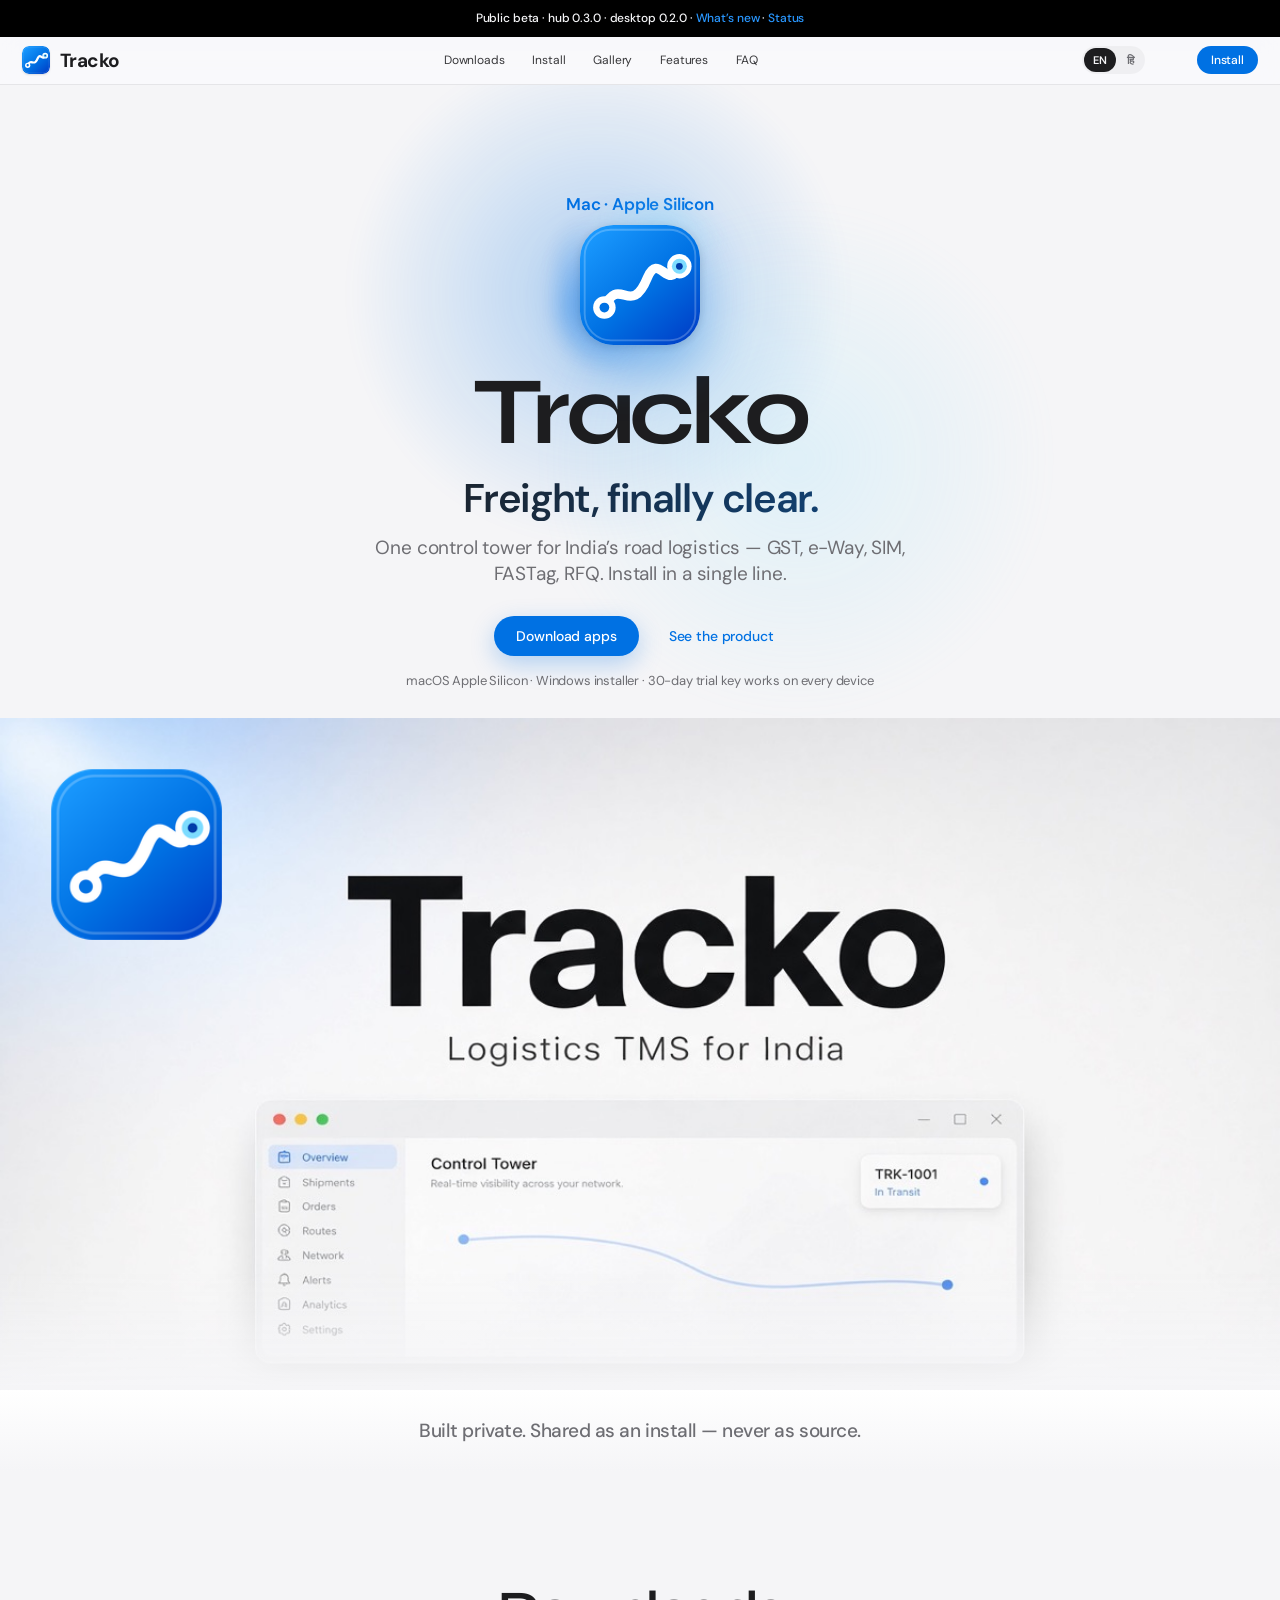
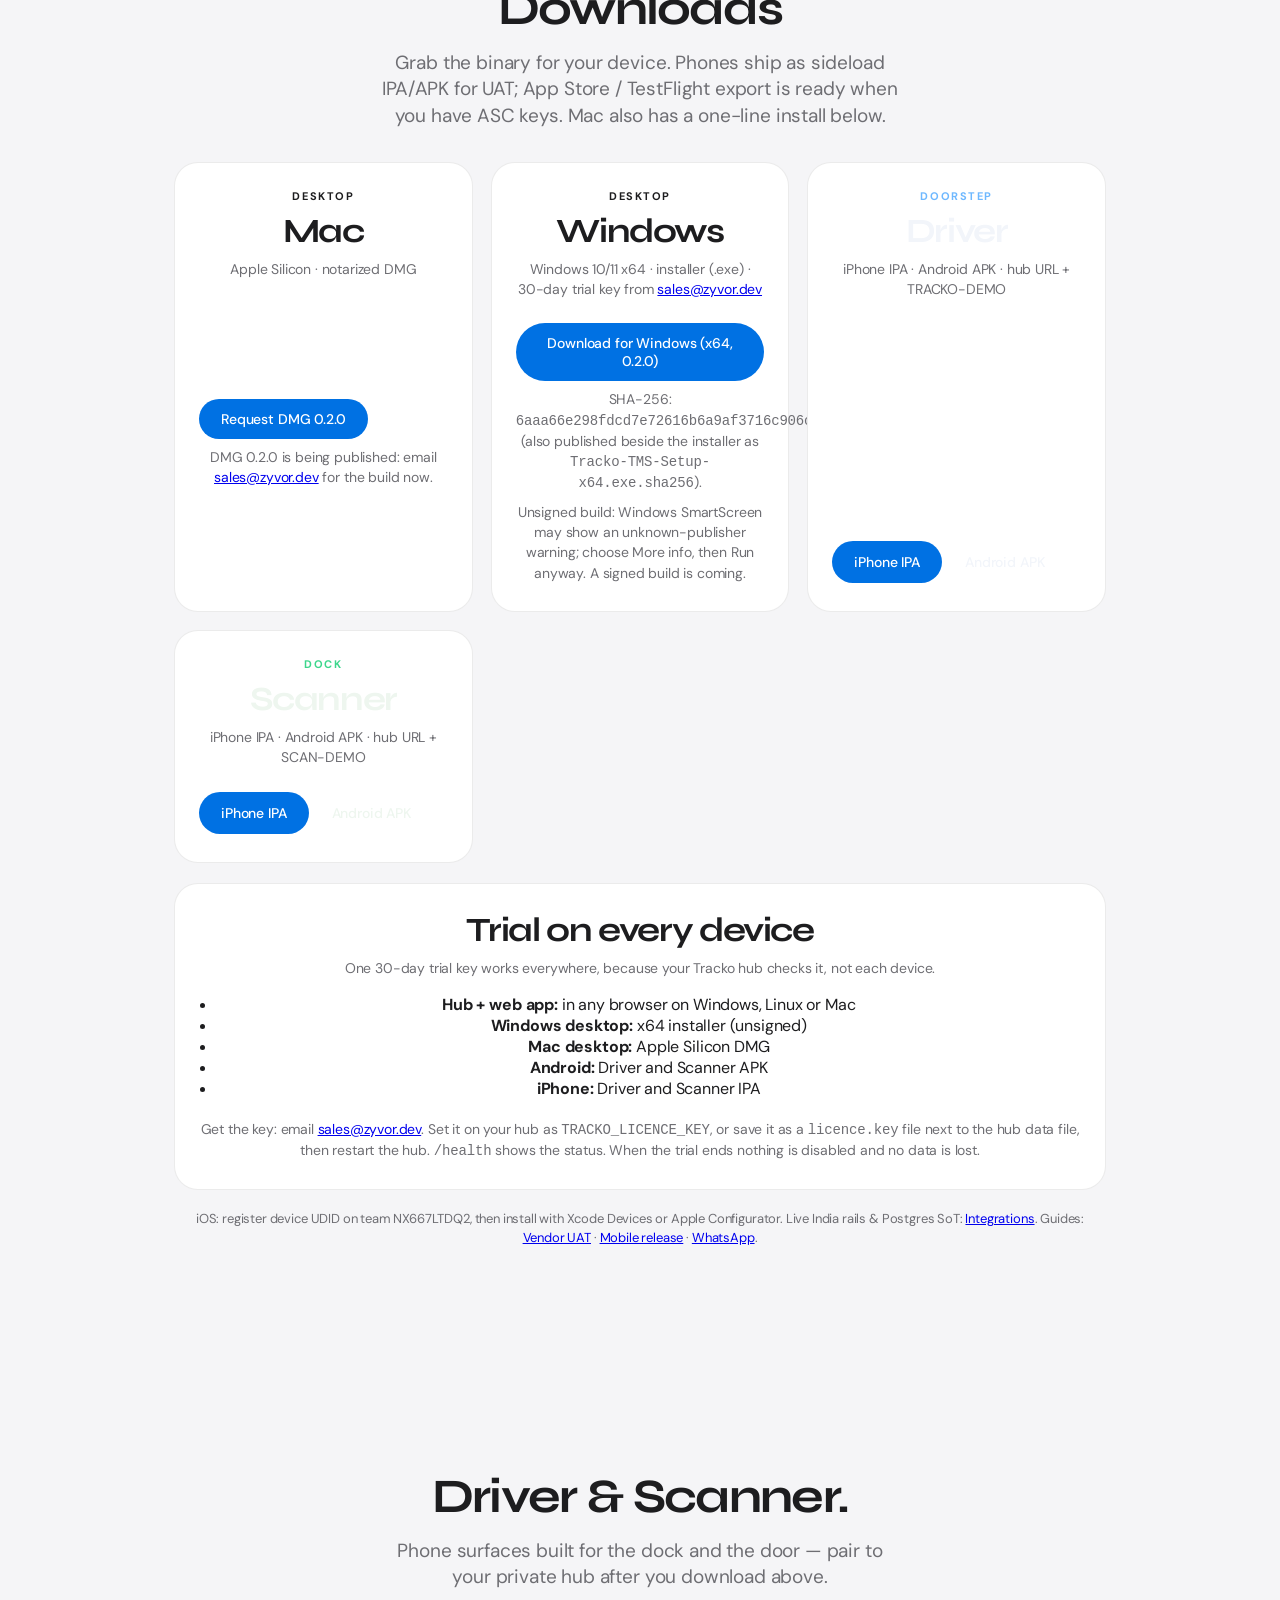
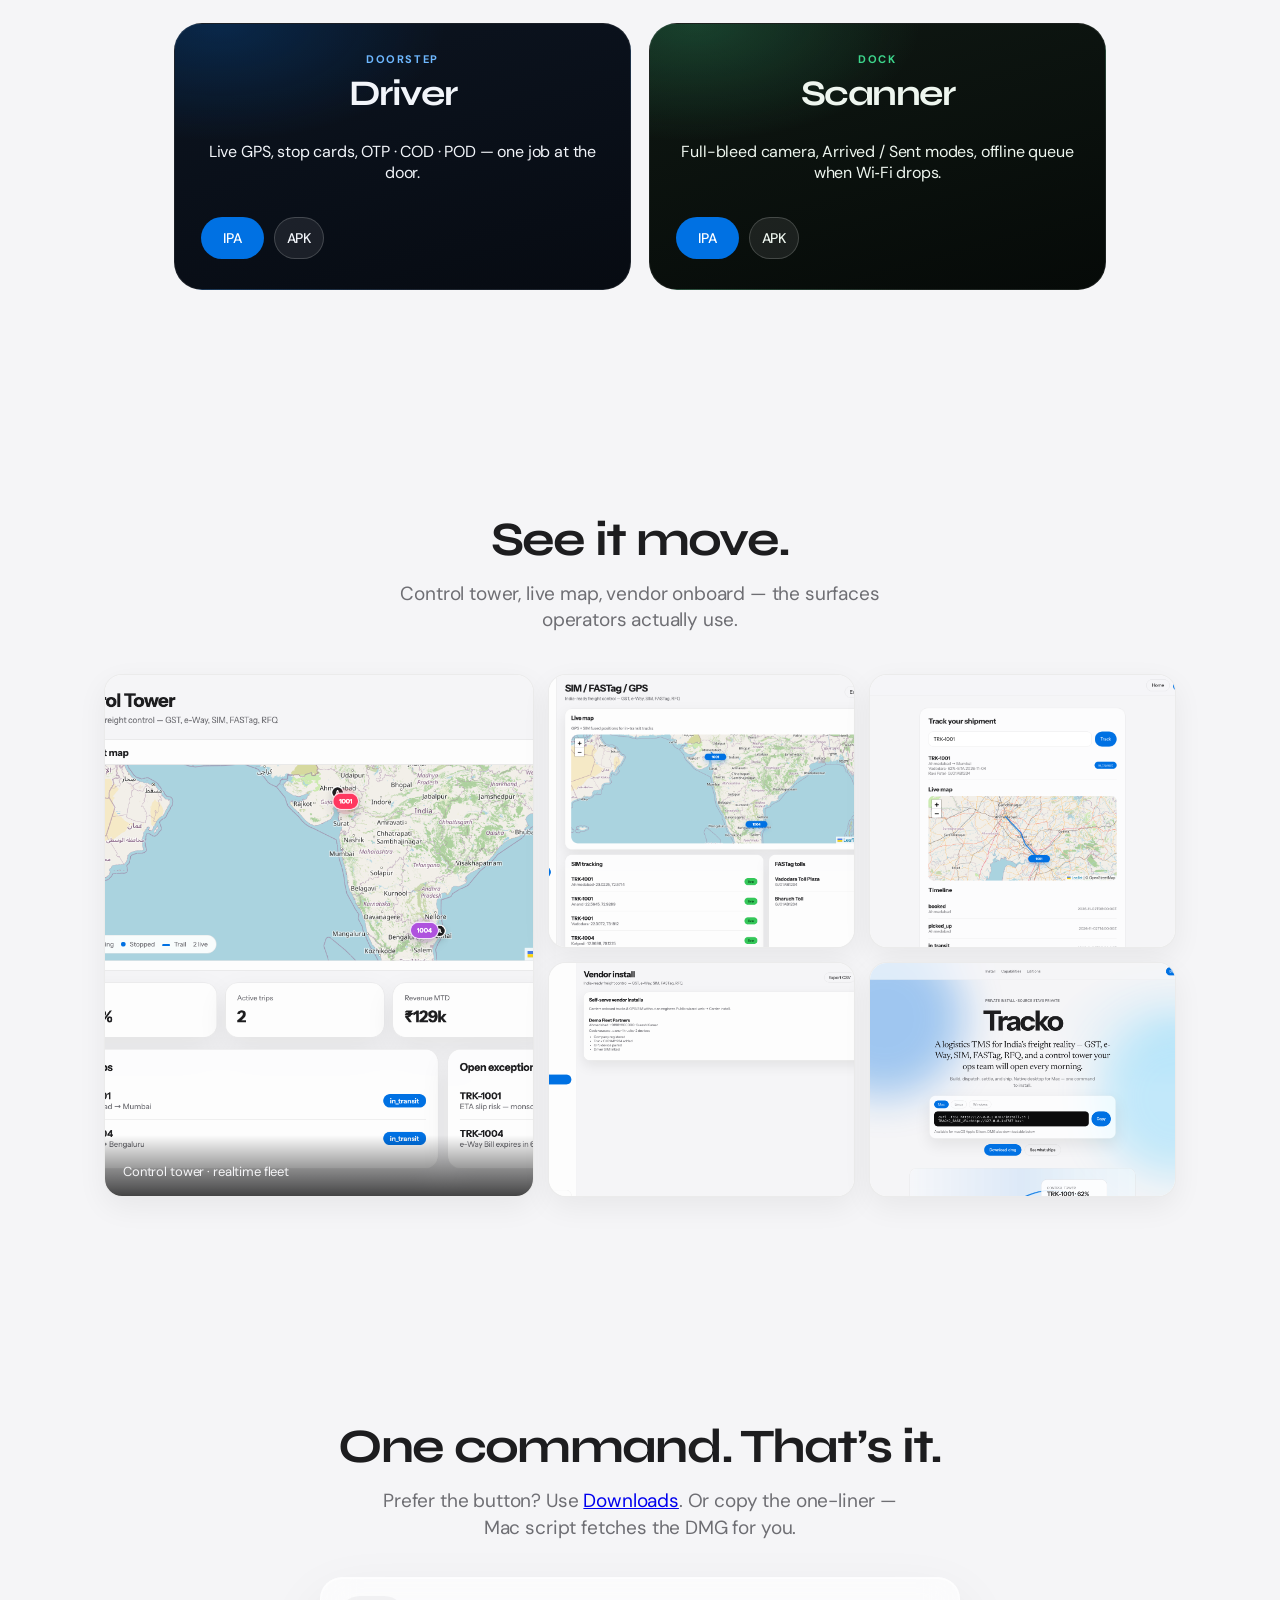
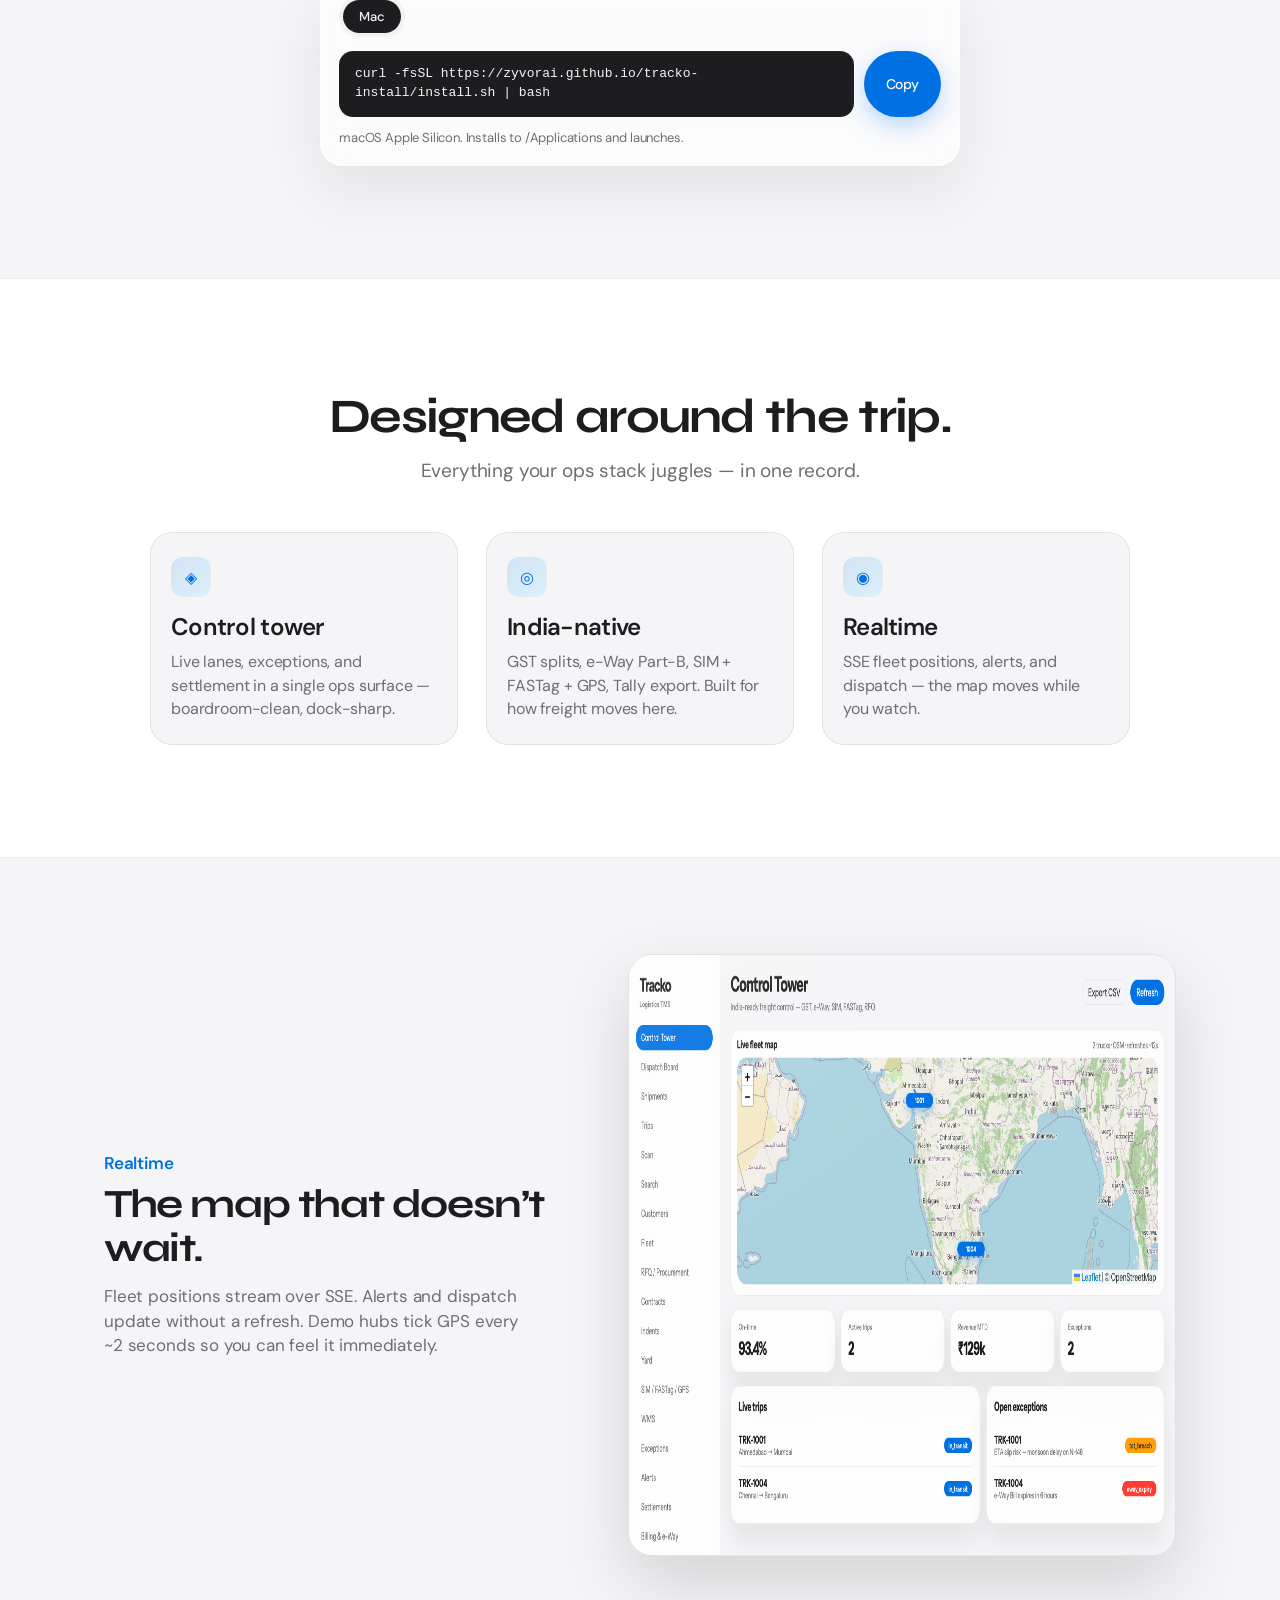
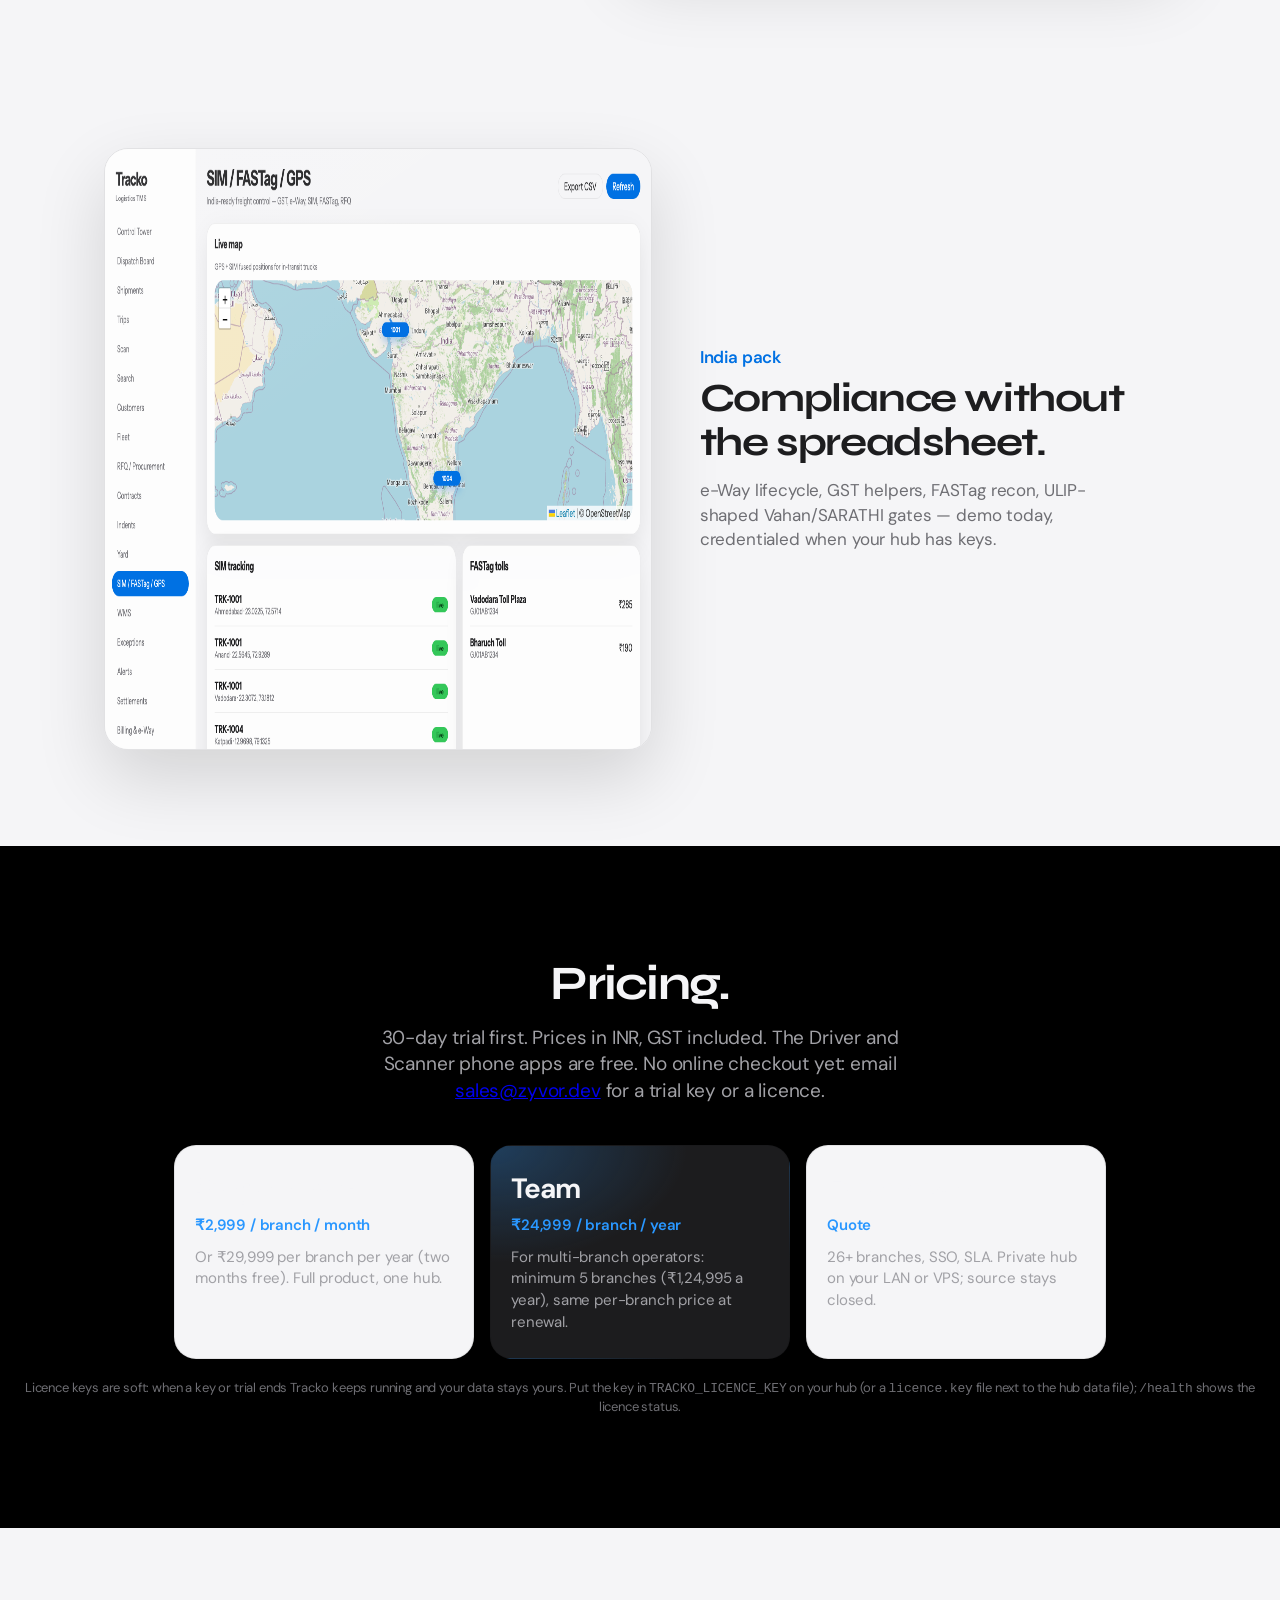
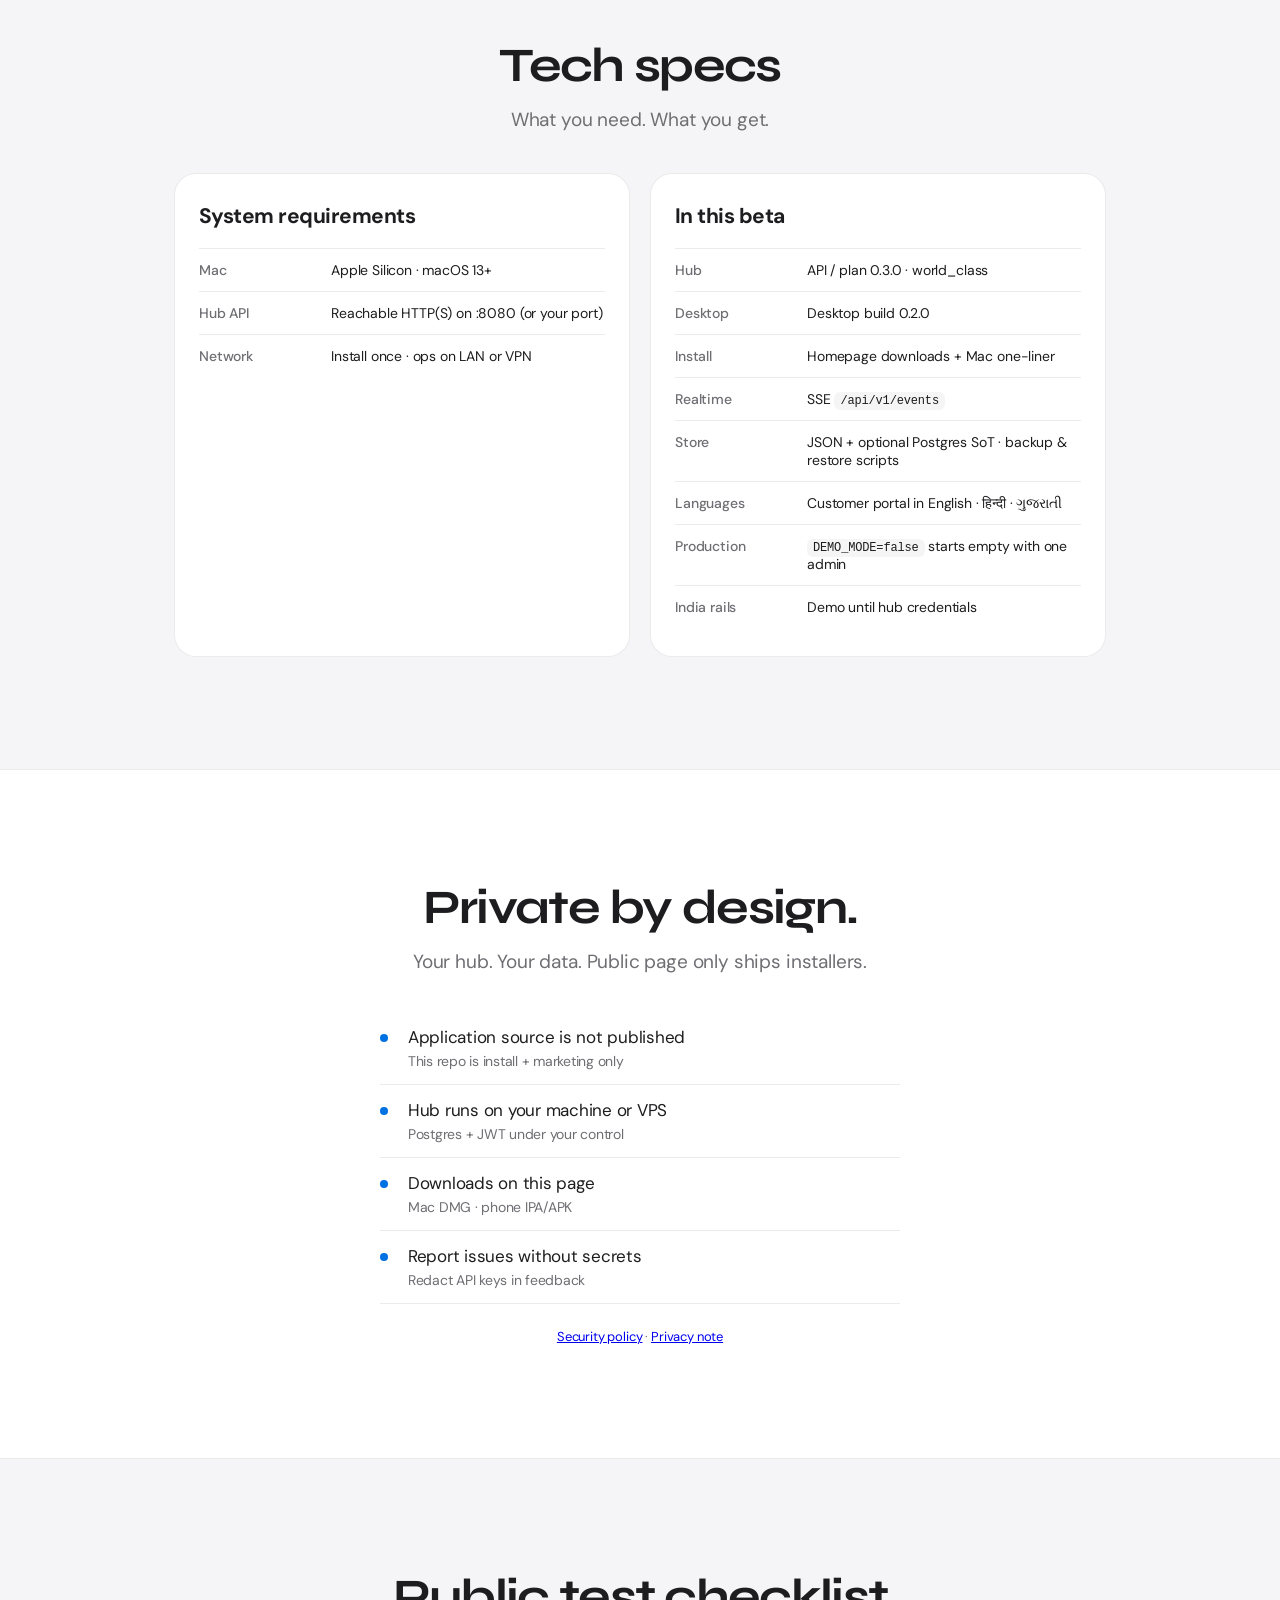
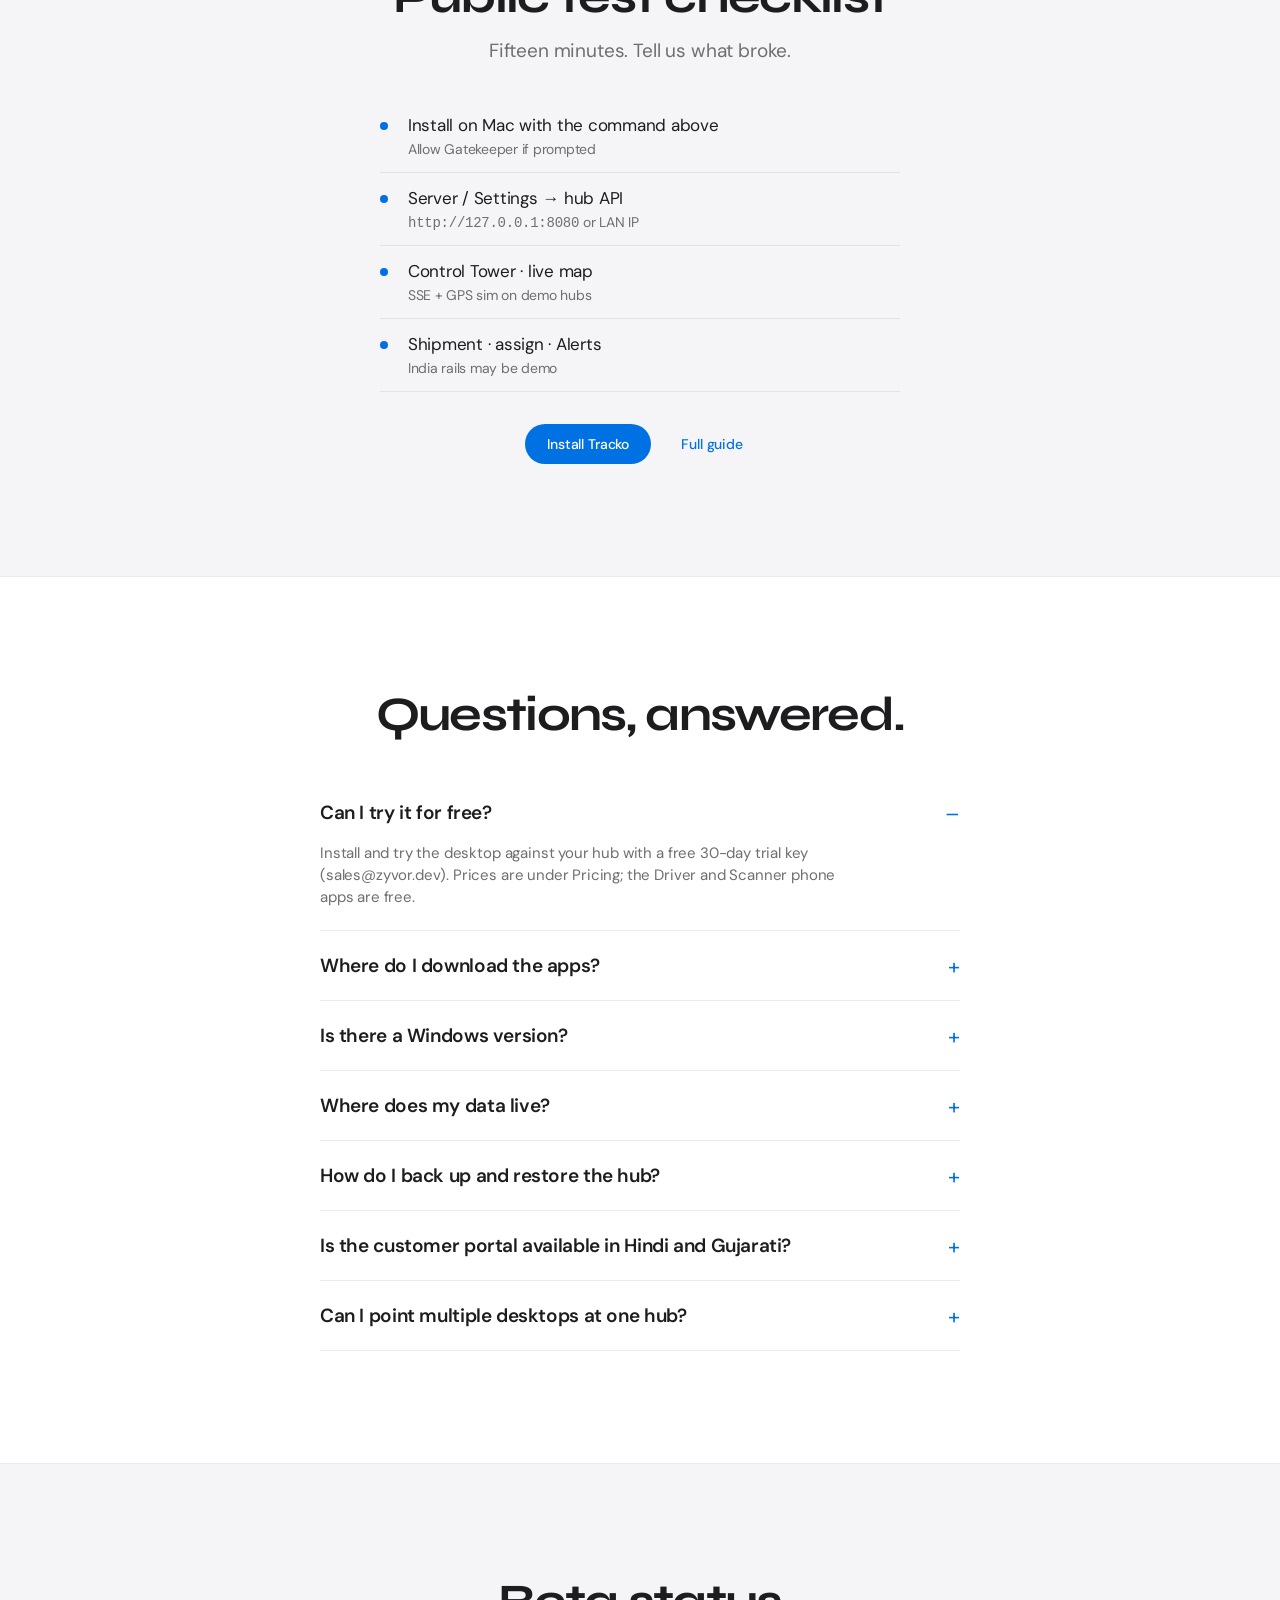
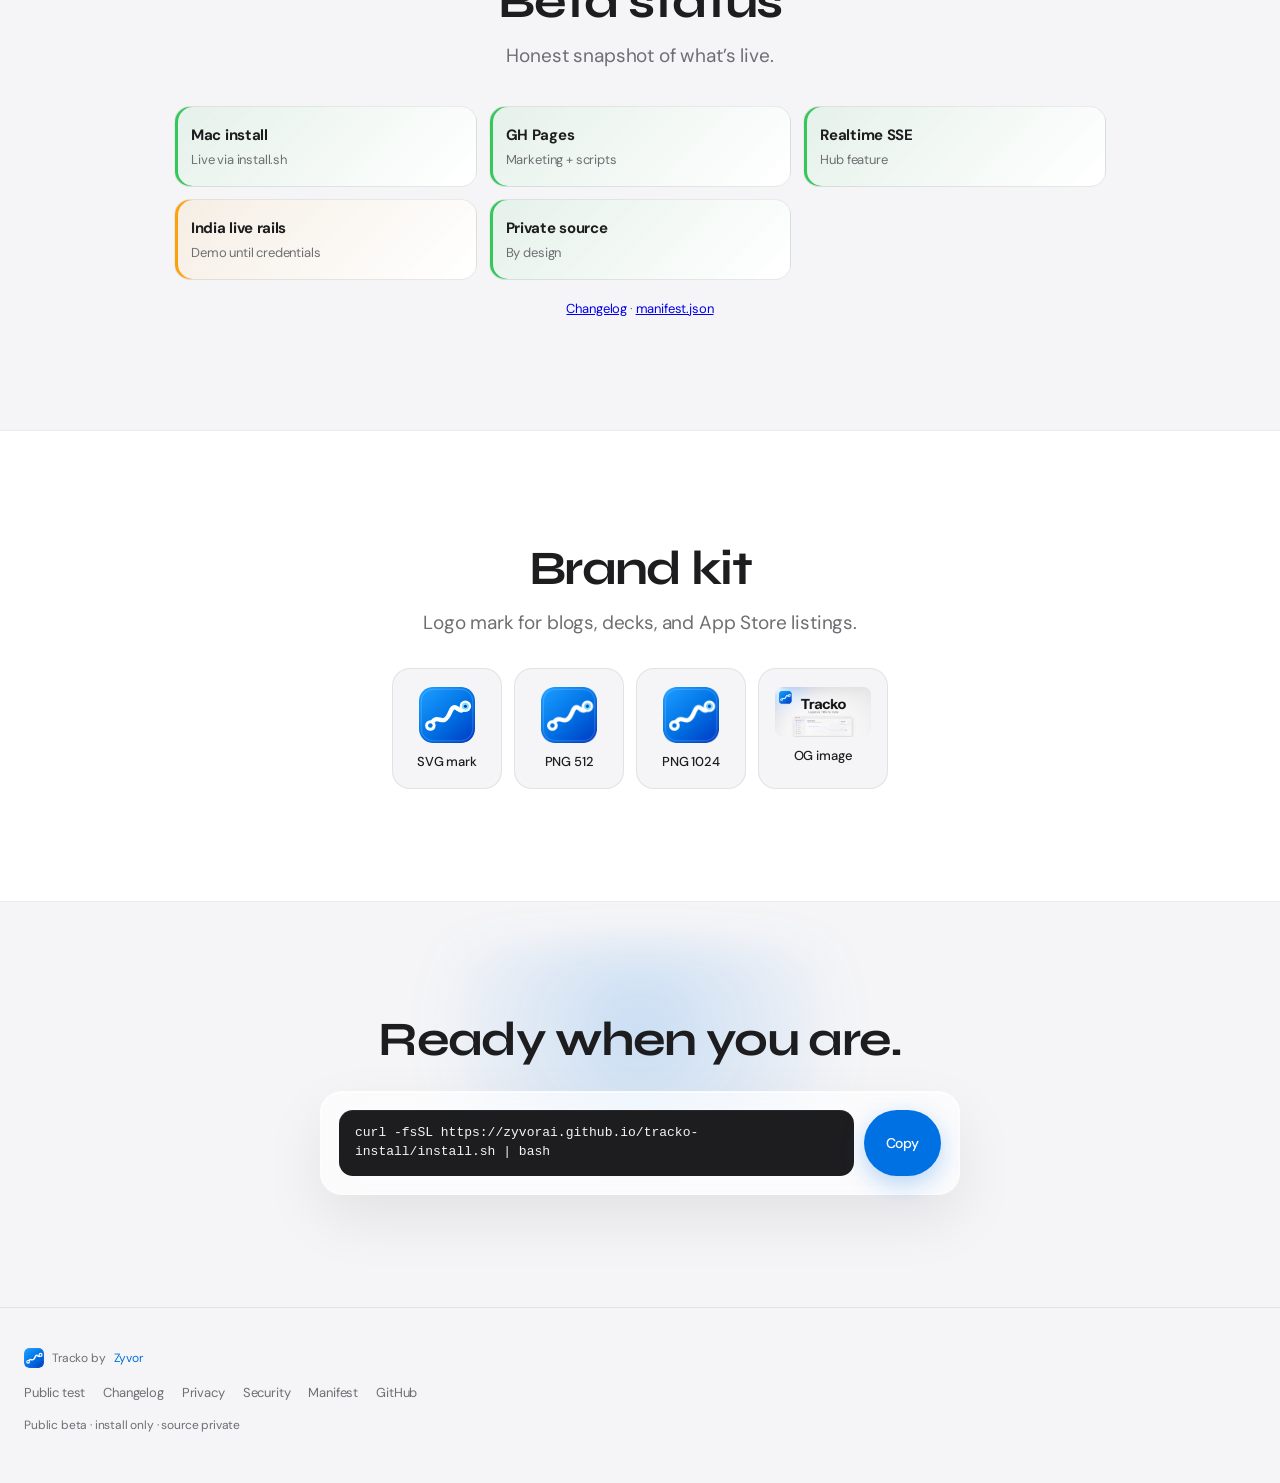
<file: index.html>
<!DOCTYPE html>
<html lang="en">
<head>
  <meta charset="UTF-8" />
  <meta name="viewport" content="width=device-width, initial-scale=1, viewport-fit=cover" />
  <title>Tracko — Public beta</title>
  <meta name="description" content="Tracko is the logistics TMS for India’s freight. Public beta — one command to install on Mac. Live control tower, GST, e-Way, SIM, FASTag, RFQ." />
  <meta name="robots" content="index,follow,max-image-preview:large" />
  <meta name="theme-color" content="#f5f5f7" media="(prefers-color-scheme: light)" />
  <meta name="theme-color" content="#000000" media="(prefers-color-scheme: dark)" />
  <meta name="color-scheme" content="light dark" />
  <meta name="apple-mobile-web-app-title" content="Tracko" />
  <link rel="canonical" href="https://zyvorai.github.io/tracko-install/" />
  <link rel="manifest" href="./site.webmanifest" />

  <meta property="og:type" content="website" />
  <meta property="og:site_name" content="Tracko" />
  <meta property="og:locale" content="en_IN" />
  <meta property="og:url" content="https://zyvorai.github.io/tracko-install/" />
  <meta property="og:title" content="Tracko — Public beta" />
  <meta property="og:description" content="Logistics TMS for India. One command to install. Private source." />
  <meta property="og:image" content="https://zyvorai.github.io/tracko-install/assets/og-branded.png" />
  <meta property="og:image:width" content="1200" />
  <meta property="og:image:height" content="630" />
  <meta property="og:image:alt" content="Tracko control tower — public beta" />

  <meta name="twitter:card" content="summary_large_image" />
  <meta name="twitter:title" content="Tracko — Public beta" />
  <meta name="twitter:description" content="Logistics TMS for India. One command to install on Mac." />
  <meta name="twitter:image" content="https://zyvorai.github.io/tracko-install/assets/og-branded.png" />
  <meta name="twitter:image:alt" content="Tracko control tower — public beta" />

  <script>
    (function () {
      try {
        var t = localStorage.getItem('tracko-theme');
        if (t === 'light' || t === 'dark') document.documentElement.setAttribute('data-theme', t);
      } catch (e) {}
    })();
  </script>

  <link rel="icon" href="./favicon.svg" type="image/svg+xml" />
  <link rel="icon" href="./assets/favicon-32.png" type="image/png" sizes="32x32" />
  <link rel="apple-touch-icon" href="./assets/apple-touch-icon.png" sizes="180x180" />
  <link rel="stylesheet" href="./styles.css" />

  <script type="application/ld+json">
  {
    "@context": "https://schema.org",
    "@type": "SoftwareApplication",
    "name": "Tracko",
    "applicationCategory": "BusinessApplication",
    "operatingSystem": "macOS",
    "description": "Logistics TMS for India’s freight — control tower, GST, e-Way, FASTag. Public beta.",
    "offers": { "@type": "Offer", "price": "2999", "priceCurrency": "INR" },
    "installUrl": "https://zyvorai.github.io/tracko-install/install.sh",
    "image": "https://zyvorai.github.io/tracko-install/assets/og-branded.png",
    "publisher": { "@type": "Organization", "name": "Zyvor", "url": "https://github.com/zyvorai" },
    "softwareVersion": "0.3.0"
  }
  </script>
  <script type="application/ld+json">
  {
    "@context": "https://schema.org",
    "@type": "FAQPage",
    "mainEntity": [
      {
        "@type": "Question",
        "name": "Is Tracko free during public beta?",
        "acceptedAnswer": { "@type": "Answer", "text": "Yes. The public beta install is free. Source stays private." }
      },
      {
        "@type": "Question",
        "name": "Do I need an internet connection?",
        "acceptedAnswer": { "@type": "Answer", "text": "Install needs the network once. The desktop talks to your private hub API on your LAN or VPS." }
      },
      {
        "@type": "Question",
        "name": "Is there a Windows version?",
        "acceptedAnswer": { "@type": "Answer", "text": "Yes. A Windows 10/11 (x64) installer is built unsigned in CI, so Windows SmartScreen may show an unknown-publisher warning (choose More info, then Run anyway; a signed build is coming). It uses the same 30-day trial key. Linux uses the browser against your hub. Phones use the Driver and Scanner apps." }
      }
    ]
  }
  </script>
</head>
<body>
  <a class="skip" href="#install">Skip to install</a>

  <div class="beta">
    Public beta · hub 0.3.0 · desktop 0.2.0 ·
    <a href="./CHANGELOG.md">What’s new</a> ·
    <a href="#status">Status</a>
  </div>

  <header class="nav">
    <a class="nav-brand" href="./" aria-label="Tracko home">
      <img class="nav-mark" src="./assets/logo-mark.svg" width="28" height="28" alt="" />
      <span>Tracko</span>
    </a>
    <nav class="nav-links" aria-label="Primary">
      <a href="#downloads">Downloads</a>
      <a href="#install">Install</a>
      <a href="#gallery">Gallery</a>
      <a href="#features">Features</a>
      <a href="#faq">FAQ</a>
    </nav>
    <div class="nav-actions">
      <div class="lang-toggle" role="group" aria-label="Language">
        <button type="button" data-lang="en" class="active" aria-pressed="true">EN</button>
        <button type="button" data-lang="hi" aria-pressed="false">हि</button>
      </div>
      <button class="theme-toggle" id="theme-toggle" type="button" aria-label="Toggle appearance">
        <span class="icon-moon" aria-hidden="true">◐</span>
        <span class="icon-sun" aria-hidden="true">☀</span>
      </button>
      <a class="btn btn-small" href="#install">Install</a>
    </div>
  </header>

  <main>
    <section class="hero">
      <div class="hero-glow" aria-hidden="true"></div>
      <div class="hero-glow hero-glow-2" aria-hidden="true"></div>
      <p class="eyebrow animate" id="hero-eyebrow">Mac · Phones</p>
      <div class="hero-brand animate">
        <div class="hero-mark-wrap">
          <img class="hero-mark" src="./assets/logo-mark.svg" width="112" height="112" alt="Tracko" />
        </div>
        <h1 class="brand">Tracko</h1>
      </div>
      <p class="lede animate">Freight, finally clear.</p>
      <p class="sub animate">One control tower for India’s road logistics — GST, e-Way, SIM, FASTag, RFQ. Install in a single line.</p>
      <div class="cta-row animate">
        <a class="btn btn-shine" href="#downloads">Download apps</a>
        <button class="btn btn-ghost" id="hero-copy" type="button">Copy Mac install</button>
      </div>
      <p class="hint animate" style="margin-top: 1rem;" id="hero-hint">Mac DMG · iPhone IPA · Android APK · 30-day trial key</p>
    </section>

    <section class="film" id="film" aria-label="Product">
      <div class="film-frame" data-parallax>
        <img class="og-hero light-only" src="./assets/og-branded.png" width="1200" height="630" alt="Tracko control tower" fetchpriority="high" />
        <img class="og-hero dark-only" src="./assets/og-branded-dark.png" width="1200" height="630" alt="Tracko control tower — dark" />
      </div>
      <div class="film-fade" aria-hidden="true"></div>
    </section>

    <section class="strip reveal">
      <p>Built private. Shared as an install — never as source.</p>
    </section>

    <section class="section reveal" id="downloads">
      <h2>Downloads</h2>
      <p class="section-lead">Grab the binary for your device. Phones ship as sideload IPA/APK for UAT; App Store / TestFlight export is ready when you have ASC keys. Mac also has a one-line install below.</p>
      <div class="download-grid">
        <article class="download-card">
          <p class="phone-kicker">Desktop</p>
          <h3>Mac</h3>
          <p>Apple Silicon · notarized DMG</p>
          <div class="download-actions">
            <a class="btn" href="mailto:sales@zyvor.dev?subject=Tracko%20DMG%200.2.0%20build">Request DMG 0.2.0</a>
          </div>
          <p class="hint">DMG 0.2.0 is being published: email <a href="mailto:sales@zyvor.dev">sales@zyvor.dev</a> for the build now.</p>
        </article>
        <article class="download-card">
          <p class="phone-kicker">Desktop</p>
          <h3>Windows</h3>
          <p>Windows 10/11 x64 · installer (.exe) · 30-day trial key from <a href="mailto:sales@zyvor.dev?subject=Tracko%20Windows%2030-day%20trial%20key">sales@zyvor.dev</a></p>
          <div class="download-actions">
            <a class="btn" href="https://github.com/zyvorai/tracko-install/releases/download/v0.2.0-windows/Tracko-TMS-Setup-x64.exe">Download for Windows (x64, 0.2.0)</a>
          </div>
          <p class="hint">SHA-256: <code>6aaa66e298fdcd7e72616b6a9af3716c906c62baec48505e94f59d4065d03933</code> (also published beside the installer as <code>Tracko-TMS-Setup-x64.exe.sha256</code>).</p>
          <p class="hint">Unsigned build: Windows SmartScreen may show an unknown-publisher warning; choose More info, then Run anyway. A signed build is coming.</p>
        </article>
        <article class="download-card driver-tone">
          <p class="phone-kicker">Doorstep</p>
          <h3>Driver</h3>
          <p>iPhone IPA · Android APK · hub URL + TRACKO-DEMO</p>
          <div class="download-actions">
            <a class="btn" href="./downloads/Tracko-Driver.ipa" download>iPhone IPA</a>
            <a class="btn btn-ghost" href="./downloads/Tracko-Driver.apk" download>Android APK</a>
          </div>
        </article>
        <article class="download-card scanner-tone">
          <p class="phone-kicker">Dock</p>
          <h3>Scanner</h3>
          <p>iPhone IPA · Android APK · hub URL + SCAN-DEMO</p>
          <div class="download-actions">
            <a class="btn" href="./downloads/Tracko-Scanner.ipa" download>iPhone IPA</a>
            <a class="btn btn-ghost" href="./downloads/Tracko-Scanner.apk" download>Android APK</a>
          </div>
        </article>
      </div>
      <div class="download-card trial-block">
        <h3>Trial on every device</h3>
        <p>One 30-day trial key works everywhere, because your Tracko hub checks it, not each device.</p>
        <ul>
          <li><strong>Hub + web app:</strong> in any browser on Windows, Linux or Mac</li>
          <li><strong>Windows desktop:</strong> x64 installer (unsigned)</li>
          <li><strong>Mac desktop:</strong> Apple Silicon DMG</li>
          <li><strong>Android:</strong> Driver and Scanner APK</li>
          <li><strong>iPhone:</strong> Driver and Scanner IPA</li>
        </ul>
        <p>Get the key: email <a href="mailto:sales@zyvor.dev">sales@zyvor.dev</a>. Set it on your hub as <code>TRACKO_LICENCE_KEY</code>, or save it as a <code>licence.key</code> file next to the hub data file, then restart the hub. <code>/health</code> shows the status. When the trial ends nothing is disabled and no data is lost.</p>
      </div>
      <p class="hint phones-hint">iOS: register device UDID on team NX667LTDQ2, then install with Xcode Devices or Apple Configurator. Live India rails &amp; Postgres SoT: <a href="./INTEGRATIONS.md">Integrations</a>. Guides: <a href="./VENDOR_UAT.md">Vendor UAT</a> · <a href="./MOBILE_RELEASE.md">Mobile release</a> · <a href="./WHATSAPP.md">WhatsApp</a>.</p>
    </section>

    <section class="section phones-stage reveal" id="phones">
      <h2>Driver &amp; Scanner.</h2>
      <p class="section-lead">Phone surfaces built for the dock and the door — pair to your private hub after you download above.</p>
      <div class="phone-cards">
        <article class="phone-card driver-tone">
          <p class="phone-kicker">Doorstep</p>
          <h3>Driver</h3>
          <p>Live GPS, stop cards, OTP · COD · POD — one job at the door.</p>
          <div class="download-actions">
            <a class="btn" href="./downloads/Tracko-Driver.ipa" download>IPA</a>
            <a class="btn btn-ghost" href="./downloads/Tracko-Driver.apk" download>APK</a>
          </div>
        </article>
        <article class="phone-card scanner-tone">
          <p class="phone-kicker">Dock</p>
          <h3>Scanner</h3>
          <p>Full-bleed camera, Arrived / Sent modes, offline queue when Wi‑Fi drops.</p>
          <div class="download-actions">
            <a class="btn" href="./downloads/Tracko-Scanner.ipa" download>IPA</a>
            <a class="btn btn-ghost" href="./downloads/Tracko-Scanner.apk" download>APK</a>
          </div>
        </article>
      </div>
    </section>

    <!-- Gallery -->
    <section class="section wide reveal" id="gallery">
      <h2>See it move.</h2>
      <p class="section-lead">Control tower, live map, vendor onboard — the surfaces operators actually use.</p>
      <div class="gallery">
        <figure class="shot featured">
          <img src="./assets/map-enhanced-tower.png" width="1200" height="750" alt="Tracko control tower with live fleet map" loading="lazy" />
          <figcaption>Control tower · realtime fleet</figcaption>
        </figure>
        <figure class="shot">
          <img src="./assets/map-tracking.png" width="800" height="500" alt="Shipment tracking map" loading="lazy" />
          <figcaption>Tracking</figcaption>
        </figure>
        <figure class="shot">
          <img src="./assets/map-public-track.png" width="800" height="500" alt="Public track view" loading="lazy" />
          <figcaption>Public track</figcaption>
        </figure>
        <figure class="shot">
          <img src="./assets/desktop-vendors.png" width="800" height="500" alt="Vendor network on desktop" loading="lazy" />
          <figcaption>Vendors</figcaption>
        </figure>
        <figure class="shot">
          <img src="./assets/install-hero.png" width="800" height="500" alt="Tracko install experience" loading="lazy" />
          <figcaption>Install</figcaption>
        </figure>
      </div>
    </section>

    <section class="section reveal" id="install">
      <h2>One command. That’s it.</h2>
      <p class="section-lead">Prefer the button? Use <a href="#downloads">Downloads</a>. Or copy the one-liner — Mac script fetches the DMG for you.</p>

      <div class="install-card glass">
        <div class="install-tabs" role="tablist" aria-label="Platform">
          <button class="tab active" id="tab-mac" role="tab" data-os="mac" type="button" aria-selected="true" aria-controls="install-panel" tabindex="0">Mac</button>
        </div>
        <div id="install-panel" role="tabpanel" aria-labelledby="tab-mac">
          <div class="cmd-row">
            <code id="install-cmd">curl -fsSL https://zyvorai.github.io/tracko-install/install.sh | bash</code>
            <button class="btn btn-shine" id="copy-btn" type="button">Copy</button>
          </div>
          <p class="hint" id="os-hint">macOS Apple Silicon. Installs to /Applications and launches.</p>
        </div>
      </div>
    </section>

    <!-- Feature deep dives -->
    <section class="section band reveal" id="features">
      <div class="inner">
        <h2>Designed around the trip.</h2>
        <p class="section-lead">Everything your ops stack juggles — in one record.</p>
        <div class="feature-rows">
          <article class="feature card-lift">
            <div class="feature-icon" aria-hidden="true">◈</div>
            <h3>Control tower</h3>
            <p>Live lanes, exceptions, and settlement in a single ops surface — boardroom-clean, dock-sharp.</p>
          </article>
          <article class="feature card-lift">
            <div class="feature-icon" aria-hidden="true">◎</div>
            <h3>India-native</h3>
            <p>GST splits, e-Way Part-B, SIM + FASTag + GPS, Tally export. Built for how freight moves here.</p>
          </article>
          <article class="feature card-lift">
            <div class="feature-icon" aria-hidden="true">◉</div>
            <h3>Realtime</h3>
            <p>SSE fleet positions, alerts, and dispatch — the map moves while you watch.</p>
          </article>
        </div>
      </div>
    </section>

    <section class="showcase reveal">
      <div class="showcase-copy">
        <p class="eyebrow">Realtime</p>
        <h2>The map that doesn’t wait.</h2>
        <p>Fleet positions stream over SSE. Alerts and dispatch update without a refresh. Demo hubs tick GPS every ~2 seconds so you can feel it immediately.</p>
      </div>
      <div class="showcase-media">
        <img src="./assets/map-control-tower.png" width="960" height="600" alt="Live control tower map" loading="lazy" />
      </div>
    </section>

    <section class="showcase invert reveal">
      <div class="showcase-copy">
        <p class="eyebrow">India pack</p>
        <h2>Compliance without the spreadsheet.</h2>
        <p>e-Way lifecycle, GST helpers, FASTag recon, ULIP-shaped Vahan/SARATHI gates — demo today, credentialed when your hub has keys.</p>
      </div>
      <div class="showcase-media">
        <img src="./assets/map-tracking.png" width="960" height="600" alt="India logistics tracking" loading="lazy" />
      </div>
    </section>

    <section class="section dark reveal" id="pricing">
      <h2>Pricing.</h2>
      <p class="section-lead">30-day trial first. Prices in INR, GST included. The Driver and Scanner phone apps are free. No online checkout yet: email <a href="mailto:sales@zyvor.dev">sales@zyvor.dev</a> for a trial key or a licence.</p>
      <div class="tiers">
        <article class="tier card-lift">
          <h3>Single branch</h3>
          <p class="price">₹2,999 / branch / month</p>
          <p>Or ₹29,999 per branch per year (two months free). Full product, one hub.</p>
        </article>
        <article class="tier featured card-lift">
          <h3>Team</h3>
          <p class="price">₹24,999 / branch / year</p>
          <p>For multi-branch operators: minimum 5 branches (₹1,24,995 a year), same per-branch price at renewal.</p>
        </article>
        <article class="tier card-lift">
          <h3>Enterprise</h3>
          <p class="price">Quote</p>
          <p>26+ branches, SSO, SLA. Private hub on your LAN or VPS; source stays closed.</p>
        </article>
      </div>
      <p class="hint" style="margin-top:1.25rem;">Licence keys are soft: when a key or trial ends Tracko keeps running and your data stays yours. Put the key in <code>TRACKO_LICENCE_KEY</code> on your hub (or a <code>licence.key</code> file next to the hub data file); <code>/health</code> shows the licence status.</p>
    </section>

    <!-- Specs -->
    <section class="section reveal" id="specs">
      <h2>Tech specs</h2>
      <p class="section-lead">What you need. What you get.</p>
      <div class="specs">
        <div class="spec-block">
          <h3>System requirements</h3>
          <dl>
            <div><dt>Mac</dt><dd>Apple Silicon · macOS 13+</dd></div>
            <div><dt>Hub API</dt><dd>Reachable HTTP(S) on :8080 (or your port)</dd></div>
            <div><dt>Network</dt><dd>Install once · ops on LAN or VPN</dd></div>
          </dl>
        </div>
        <div class="spec-block">
          <h3>In this beta</h3>
          <dl>
            <div><dt>Hub</dt><dd id="spec-api-version">API / plan 0.3.0 · world_class</dd></div>
            <div><dt>Desktop</dt><dd id="spec-desktop-version">Desktop build 0.2.0</dd></div>
            <div><dt>Install</dt><dd>Homepage downloads + Mac one-liner</dd></div>
            <div><dt>Realtime</dt><dd>SSE <code>/api/v1/events</code></dd></div>
            <div><dt>Store</dt><dd>JSON + optional Postgres SoT · backup &amp; restore scripts</dd></div>
            <div><dt>Languages</dt><dd>Customer portal in English · हिन्दी · ગુજરાતી</dd></div>
            <div><dt>Production</dt><dd><code>DEMO_MODE=false</code> starts empty with one admin</dd></div>
            <div><dt>India rails</dt><dd>Demo until hub credentials</dd></div>
          </dl>
        </div>
      </div>
    </section>

    <!-- Privacy -->
    <section class="section band reveal" id="privacy">
      <div class="inner">
        <h2>Private by design.</h2>
        <p class="section-lead">Your hub. Your data. Public page only ships installers.</p>
        <ul class="test-list">
          <li>Application source is not published<span>This repo is install + marketing only</span></li>
          <li>Hub runs on your machine or VPS<span>Postgres + JWT under your control</span></li>
          <li>Downloads on this page<span>Mac DMG · phone IPA/APK</span></li>
          <li>Report issues without secrets<span>Redact API keys in feedback</span></li>
        </ul>
        <p class="hint" style="margin-top: 1.5rem;"><a href="./SECURITY.md">Security policy</a> · <a href="./PRIVACY.md">Privacy note</a></p>
      </div>
    </section>

    <!-- Test -->
    <section class="section reveal" id="test">
      <h2>Public test checklist</h2>
      <p class="section-lead">Fifteen minutes. Tell us what broke.</p>
      <ul class="test-list">
        <li>Install on Mac with the command above<span>Allow Gatekeeper if prompted</span></li>
        <li>Server / Settings → hub API<span><code>http://127.0.0.1:8080</code> or LAN IP</span></li>
        <li>Control Tower · live map<span>SSE + GPS sim on demo hubs</span></li>
        <li>Shipment · assign · Alerts<span>India rails may be demo</span></li>
      </ul>
      <div class="cta-row" style="margin-top: 2rem;">
        <a class="btn" href="#install">Install Tracko</a>
        <a class="btn btn-ghost" href="./PUBLIC_TEST.md">Full guide</a>
      </div>
    </section>

    <!-- FAQ -->
    <section class="section band reveal" id="faq">
      <div class="inner">
        <h2>Questions, answered.</h2>
        <div class="faq" id="faq-list">
          <details open>
            <summary>Can I try it for free?</summary>
            <p>Install and try the desktop against your hub with a free 30-day trial key (sales@zyvor.dev). Prices are under Pricing; the Driver and Scanner phone apps are free.</p>
          </details>
          <details>
            <summary>Where do I download the apps?</summary>
            <p>Use the <a href="#downloads">Downloads</a> section: Mac DMG, Driver/Scanner IPA and APK. Mac also has a one-line install command. </p>
          </details>
          <details>
            <summary>Is there a Windows version?</summary>
            <p>Yes. Use the Windows 10/11 (x64) installer in Downloads, with the same 30-day trial key. It is unsigned, so SmartScreen may warn: choose More info, then Run anyway. Linux uses the browser against your hub. Phones use the Driver and Scanner apps.</p>
          </details>
          <details>
            <summary>Where does my data live?</summary>
            <p>On the hub you run — JSON snapshot and optional Postgres. The public Pages site does not host your freight data.</p>
          </details>
          <details>
            <summary>How do I back up and restore the hub?</summary>
            <p><code>scripts/backup-hub.sh</code> saves a snapshot (set <code>KEEP=48</code> to prune); <code>scripts/restore-hub.sh</code> restores one after taking a safety backup of the current state. See the ops guide in the hub repo.</p>
          </details>
          <details>
            <summary>Is the customer portal available in Hindi and Gujarati?</summary>
            <p>Yes: sign-in, tracking, shipments, invoices, bookings and disputes, plus the carrier and tutorial pages. The wording is a first draft; tell us what to fix.</p>
          </details>
          <details>
            <summary>Can I point multiple desktops at one hub?</summary>
            <p>Yes. Set Server / Settings to the same API base.</p>
          </details>
        </div>
      </div>
    </section>

    <!-- Status -->
    <section class="section reveal" id="status">
      <h2>Beta status</h2>
      <p class="section-lead">Honest snapshot of what’s live.</p>
      <div class="status-grid">
        <div class="status ok"><strong>Mac install</strong><span>Live via install.sh</span></div>
        <div class="status ok"><strong>GH Pages</strong><span>Marketing + scripts</span></div>
        <div class="status ok"><strong>Realtime SSE</strong><span>Hub feature</span></div>
        <div class="status warn"><strong>India live rails</strong><span>Demo until credentials</span></div>
        <div class="status ok"><strong>Private source</strong><span>By design</span></div>
      </div>
      <p class="hint" style="margin-top: 1.25rem;"><a href="./CHANGELOG.md">Changelog</a> · <a href="./downloads/manifest.json">manifest.json</a></p>
    </section>

    <!-- Press -->
    <section class="section band reveal" id="press">
      <div class="inner">
        <h2>Brand kit</h2>
        <p class="section-lead">Logo mark for blogs, decks, and App Store listings.</p>
        <div class="press-row">
          <a class="press-card" href="./assets/logo-mark.svg">
            <img src="./assets/logo-mark.svg" width="56" height="56" alt="" />
            <span>SVG mark</span>
          </a>
          <a class="press-card" href="./assets/logo-mark-512.png">
            <img src="./assets/logo-mark-512.png" width="56" height="56" alt="" />
            <span>PNG 512</span>
          </a>
          <a class="press-card" href="./assets/logo-mark-1024.png">
            <img src="./assets/logo-mark-1024.png" width="56" height="56" alt="" />
            <span>PNG 1024</span>
          </a>
          <a class="press-card" href="./assets/og-branded.png">
            <img src="./assets/og-branded.png" width="96" height="50" alt="" style="border-radius:8px;object-fit:cover;" />
            <span>OG image</span>
          </a>
        </div>
      </div>
    </section>

    <section class="section bare reveal finale">
      <h2>Ready when you are.</h2>
      <div class="install-card glass" style="margin-top: 1.5rem;">
        <div class="cmd-row">
          <code id="install-cmd-2">curl -fsSL https://zyvorai.github.io/tracko-install/install.sh | bash</code>
          <button class="btn btn-shine" id="copy-btn-2" type="button">Copy</button>
        </div>
      </div>
    </section>
  </main>
  <div class="toast" id="toast" hidden>Copied to clipboard</div>

  <footer class="footer footer-rich">
    <div class="footer-brand">
      <img src="./assets/logo-mark.svg" width="20" height="20" alt="" />
      Tracko by <a href="https://github.com/zyvorai">Zyvor</a>
    </div>
    <nav class="footer-links" aria-label="Footer">
      <a href="./PUBLIC_TEST.md">Public test</a>
      <a href="./CHANGELOG.md">Changelog</a>
      <a href="./PRIVACY.md">Privacy</a>
      <a href="./SECURITY.md">Security</a>
      <a href="./downloads/manifest.json">Manifest</a>
      <a href="https://github.com/zyvorai/tracko-install">GitHub</a>
    </nav>
    <span class="footer-note">Public beta · install only · source private</span>
  </footer>

  <script src="./main.js"></script>
</body>
</html>
</file>
<file: styles.css>
@font-face {
  font-family: "Syne";
  font-style: normal;
  font-weight: 700;
  font-display: swap;
  src: url("./assets/fonts/syne-700.woff2") format("woff2");
}
@font-face {
  font-family: "DM Sans";
  font-style: normal;
  font-weight: 400;
  font-display: swap;
  src: url("./assets/fonts/dm-sans-400.woff2") format("woff2");
}
@font-face {
  font-family: "DM Sans";
  font-style: normal;
  font-weight: 500;
  font-display: swap;
  src: url("./assets/fonts/dm-sans-500.woff2") format("woff2");
}
@font-face {
  font-family: "DM Sans";
  font-style: normal;
  font-weight: 600;
  font-display: swap;
  src: url("./assets/fonts/dm-sans-600.woff2") format("woff2");
}
@font-face {
  font-family: "DM Sans";
  font-style: normal;
  font-weight: 700;
  font-display: swap;
  src: url("./assets/fonts/dm-sans-700.woff2") format("woff2");
}

:root {
  --bg: #f5f5f7;
  --bg-alt: #ffffff;
  --bg-dark: #000000;
  --text: #1d1d1f;
  --text-on-dark: #f5f5f7;
  --muted: #6e6e73;
  --muted-on-dark: #a1a1a6;
  --accent: #0071e3;
  --accent-hover: #0077ed;
  --border: rgba(0, 0, 0, 0.08);
  --nav-bg: rgba(251, 251, 253, 0.8);
  --cmd-bg: #1d1d1f;
  --cmd-fg: #f5f5f7;
  --tab-bg: rgba(0, 0, 0, 0.04);
  --radius-pill: 980px;
  --font: "DM Sans", "SF Pro Text", -apple-system, BlinkMacSystemFont, "Helvetica Neue", Helvetica, sans-serif;
  --font-display: "Syne", "DM Sans", -apple-system, BlinkMacSystemFont, sans-serif;
  --ease: cubic-bezier(0.25, 0.1, 0.25, 1);
  --ease-out: cubic-bezier(0.16, 1, 0.3, 1);
  color-scheme: light;
}

html[data-theme="dark"] {
  --bg: #000000;
  --bg-alt: #161617;
  --bg-dark: #000000;
  --text: #f5f5f7;
  --muted: #a1a1a6;
  --accent: #2997ff;
  --accent-hover: #2997ff;
  --border: rgba(255, 255, 255, 0.12);
  --nav-bg: rgba(22, 22, 23, 0.72);
  --cmd-bg: #161617;
  --cmd-fg: #f5f5f7;
  --tab-bg: rgba(255, 255, 255, 0.08);
  color-scheme: dark;
}

@media (prefers-color-scheme: dark) {
  html:not([data-theme="light"]) {
    --bg: #000000;
    --bg-alt: #161617;
    --text: #f5f5f7;
    --muted: #a1a1a6;
    --accent: #2997ff;
    --accent-hover: #2997ff;
    --border: rgba(255, 255, 255, 0.12);
    --nav-bg: rgba(22, 22, 23, 0.72);
    --cmd-bg: #161617;
    --cmd-fg: #f5f5f7;
    --tab-bg: rgba(255, 255, 255, 0.08);
    color-scheme: dark;
  }
}

* { box-sizing: border-box; }
html { scroll-behavior: smooth; }
body {
  margin: 0;
  font-family: var(--font);
  color: var(--text);
  background: var(--bg);
  -webkit-font-smoothing: antialiased;
  text-rendering: optimizeLegibility;
  letter-spacing: -0.01em;
}

.skip {
  position: absolute;
  left: -9999px;
}
.skip:focus {
  left: 16px;
  top: 16px;
  z-index: 100;
  background: #fff;
  padding: 8px 12px;
  border-radius: 8px;
}

/* —— Public beta ribbon —— */
.beta {
  background: var(--bg-dark);
  color: var(--text-on-dark);
  text-align: center;
  font-size: 12px;
  font-weight: 500;
  letter-spacing: -0.01em;
  padding: 10px 16px;
  line-height: 1.4;
}
.beta a {
  color: #2997ff;
  text-decoration: none;
}
.beta a:hover { text-decoration: underline; }

/* —— Nav (Apple thin) —— */
.nav {
  position: sticky;
  top: 0;
  z-index: 40;
  display: flex;
  align-items: center;
  justify-content: space-between;
  gap: 16px;
  height: 48px;
  padding: 0 max(22px, env(safe-area-inset-right)) 0 max(22px, env(safe-area-inset-left));
  background: var(--nav-bg);
  backdrop-filter: saturate(180%) blur(20px);
  -webkit-backdrop-filter: saturate(180%) blur(20px);
  border-bottom: 1px solid var(--border);
}
.nav-brand {
  display: inline-flex;
  align-items: center;
  gap: 10px;
  font-size: 19px;
  font-weight: 650;
  letter-spacing: -0.03em;
  color: var(--text);
  text-decoration: none;
}
.nav-mark {
  width: 28px;
  height: 28px;
  border-radius: 7px;
  display: block;
  box-shadow: 0 1px 2px rgba(0, 0, 0, 0.12);
  flex-shrink: 0;
}
.nav-links {
  display: flex;
  gap: 28px;
  font-size: 12px;
  font-weight: 400;
}
.nav-links a {
  color: var(--text);
  text-decoration: none;
  opacity: 0.88;
}
.nav-links a:hover { opacity: 1; }
.nav-actions {
  display: flex;
  align-items: center;
  gap: 10px;
}
.theme-toggle {
  width: 32px;
  height: 32px;
  border: 0;
  border-radius: 50%;
  background: transparent;
  color: var(--text);
  cursor: pointer;
  font-size: 14px;
}
html[data-theme="dark"] .icon-sun,
html:not([data-theme="light"]):not([data-theme="dark"]) .icon-sun { display: none; }
@media (prefers-color-scheme: dark) {
  html:not([data-theme="light"]) .icon-sun { display: none; }
  html:not([data-theme="light"]) .icon-moon { display: inline; }
}
html[data-theme="light"] .icon-moon { display: none; }
html[data-theme="dark"] .icon-moon { display: none; }
html[data-theme="dark"] .icon-sun { display: inline; }
@media (prefers-color-scheme: light) {
  html:not([data-theme="dark"]) .icon-moon { display: none; }
}

.btn {
  display: inline-flex;
  align-items: center;
  justify-content: center;
  gap: 8px;
  border: 0;
  border-radius: var(--radius-pill);
  background: var(--accent);
  color: #fff;
  font: inherit;
  font-size: 14px;
  font-weight: 500;
  letter-spacing: -0.01em;
  padding: 11px 22px;
  text-decoration: none;
  cursor: pointer;
  transition: background 0.2s var(--ease), transform 0.2s var(--ease);
}
.btn:hover { background: var(--accent-hover); }
.btn:active { transform: scale(0.98); }
.btn-small {
  font-size: 12px;
  padding: 6px 14px;
}
.btn-ghost {
  background: transparent;
  color: var(--accent);
  padding-left: 12px;
  padding-right: 12px;
}
.btn-ghost:hover {
  background: transparent;
  text-decoration: underline;
}

/* —— Hero —— */
.hero {
  text-align: center;
  padding: clamp(48px, 10vw, 92px) 24px 28px;
  max-width: 980px;
  margin: 0 auto;
}
.eyebrow {
  margin: 0 0 10px;
  font-size: 17px;
  font-weight: 600;
  color: var(--accent);
  letter-spacing: -0.01em;
}
.hero-brand {
  display: flex;
  flex-direction: column;
  align-items: center;
  gap: 18px;
  margin: 0 auto;
}
.hero-mark {
  width: clamp(72px, 14vw, 112px);
  height: clamp(72px, 14vw, 112px);
  border-radius: 26%;
  display: block;
  box-shadow:
    0 18px 40px rgba(0, 113, 227, 0.32),
    0 2px 8px rgba(0, 0, 0, 0.12);
  animation: logoFloat 4.5s var(--ease) infinite;
}
@keyframes logoFloat {
  0%, 100% { transform: translateY(0); }
  50% { transform: translateY(-6px); }
}
.brand {
  margin: 0;
  font-family: var(--font-display);
  font-size: clamp(56px, 12vw, 96px);
  font-weight: 700;
  letter-spacing: -0.055em;
  line-height: 1.02;
}
.lede {
  margin: 14px 0 0;
  font-size: clamp(24px, 4.2vw, 40px);
  font-weight: 600;
  letter-spacing: -0.035em;
  line-height: 1.15;
  color: var(--text);
}
.sub {
  margin: 14px auto 0;
  max-width: 560px;
  font-size: 19px;
  line-height: 1.4;
  color: var(--muted);
  font-weight: 400;
  letter-spacing: -0.01em;
}
.cta-row {
  display: flex;
  flex-wrap: wrap;
  gap: 8px 18px;
  justify-content: center;
  align-items: center;
  margin-top: 28px;
}

/* —— Full-bleed film —— */
.film {
  width: 100%;
  margin: 0;
  padding: 0;
  overflow: hidden;
  background:
    radial-gradient(120% 80% at 50% 0%, rgba(0, 113, 227, 0.08), transparent 55%),
    var(--bg);
}
.film-frame {
  width: 100%;
  max-width: 100%;
  margin: 0;
  line-height: 0;
}
.og-hero {
  width: 100%;
  height: auto;
  display: block;
  object-fit: cover;
  max-height: min(72vh, 820px);
}
.light-only { display: block; }
.dark-only { display: none; }
html[data-theme="dark"] .light-only { display: none; }
html[data-theme="dark"] .dark-only { display: block; }
@media (prefers-color-scheme: dark) {
  html:not([data-theme="light"]) .light-only { display: none; }
  html:not([data-theme="light"]) .dark-only { display: block; }
}
html[data-theme="light"] .light-only { display: block; }
html[data-theme="light"] .dark-only { display: none; }

.strip {
  text-align: center;
  padding: 28px 24px;
  font-size: 17px;
  font-weight: 500;
  letter-spacing: -0.02em;
  color: var(--muted);
  background: var(--bg-alt);
  border-block: 1px solid var(--border);
}
.strip p { margin: 0; }

/* —— Sections —— */
.section {
  padding: clamp(64px, 10vw, 112px) 24px;
  text-align: center;
  max-width: 980px;
  margin: 0 auto;
}
.section.wide { max-width: 1120px; }
.section.band {
  max-width: none;
  background: var(--bg-alt);
  border-block: 1px solid var(--border);
}
.section.band > .inner {
  max-width: 980px;
  margin: 0 auto;
}
.section.dark {
  max-width: none;
  background: var(--bg-dark);
  color: var(--text-on-dark);
}
.section.dark .section-lead { color: var(--muted-on-dark); }
.section.dark h2 { color: var(--text-on-dark); }
.section h2 {
  margin: 0;
  font-size: clamp(32px, 5.5vw, 48px);
  font-weight: 650;
  letter-spacing: -0.04em;
  line-height: 1.1;
}
.section-lead {
  margin: 14px auto 0;
  max-width: 520px;
  font-size: 19px;
  line-height: 1.4;
  color: var(--muted);
}

.install-card {
  margin: 36px auto 0;
  max-width: 640px;
  text-align: left;
  background: var(--bg-alt);
  border: 1px solid var(--border);
  border-radius: 22px;
  padding: 18px;
  box-shadow: 0 2px 24px rgba(0, 0, 0, 0.04);
}
html[data-theme="dark"] .install-card,
@media (prefers-color-scheme: dark) {
  html:not([data-theme="light"]) .install-card {
    box-shadow: none;
  }
}
.install-tabs {
  display: flex;
  gap: 6px;
  padding: 4px;
  background: var(--tab-bg);
  border-radius: var(--radius-pill);
  margin-bottom: 14px;
  width: fit-content;
}
.tab {
  border: 0;
  background: transparent;
  color: var(--muted);
  font: inherit;
  font-size: 13px;
  font-weight: 500;
  padding: 8px 16px;
  border-radius: var(--radius-pill);
  cursor: pointer;
}
.tab.active {
  background: var(--text);
  color: var(--bg);
}
.cmd-row {
  display: flex;
  gap: 10px;
  align-items: stretch;
  flex-wrap: wrap;
}
.cmd-row code {
  flex: 1 1 220px;
  display: block;
  background: var(--cmd-bg);
  color: var(--cmd-fg);
  border-radius: 14px;
  padding: 14px 16px;
  font-size: 13px;
  line-height: 1.45;
  overflow-x: auto;
  font-family: ui-monospace, SFMono-Regular, Menlo, Monaco, Consolas, monospace;
  letter-spacing: 0;
}
.hint {
  margin: 12px 0 0;
  font-size: 13px;
  color: var(--muted);
  line-height: 1.4;
}

.feature-rows {
  display: grid;
  grid-template-columns: repeat(3, 1fr);
  gap: 28px;
  margin-top: 48px;
  text-align: left;
}
.feature h3 {
  margin: 0 0 8px;
  font-size: 24px;
  font-weight: 600;
  letter-spacing: -0.03em;
}
.feature p {
  margin: 0;
  font-size: 16px;
  line-height: 1.45;
  color: var(--muted);
}

.tiers {
  display: grid;
  grid-template-columns: repeat(3, 1fr);
  gap: 16px;
  margin-top: 40px;
  text-align: left;
  max-width: 980px;
  margin-left: auto;
  margin-right: auto;
  padding: 0 24px 0;
}
.tier {
  background: #161617;
  border-radius: 22px;
  padding: 28px 24px;
  border: 1px solid rgba(255, 255, 255, 0.08);
}
.tier.featured {
  background: linear-gradient(160deg, #1c1c1e 0%, #0a84ff22 120%);
  border-color: rgba(10, 132, 255, 0.35);
}
.tier h3 {
  margin: 0;
  font-size: 28px;
  letter-spacing: -0.03em;
  color: #f5f5f7;
}
.tier .price {
  margin: 8px 0 12px;
  color: #2997ff;
  font-weight: 600;
  font-size: 15px;
}
.tier p:last-child {
  margin: 0;
  color: #a1a1a6;
  font-size: 15px;
  line-height: 1.45;
}

.test-list {
  margin: 36px auto 0;
  max-width: 520px;
  text-align: left;
  padding: 0;
  list-style: none;
}
.test-list li {
  position: relative;
  padding: 14px 0 14px 28px;
  border-bottom: 1px solid var(--border);
  font-size: 17px;
  letter-spacing: -0.015em;
  color: var(--text);
}
.test-list li::before {
  content: "";
  position: absolute;
  left: 0;
  top: 22px;
  width: 8px;
  height: 8px;
  border-radius: 50%;
  background: var(--accent);
}
.test-list li span {
  display: block;
  margin-top: 4px;
  font-size: 14px;
  color: var(--muted);
}

.footer {
  display: flex;
  flex-wrap: wrap;
  justify-content: space-between;
  gap: 12px;
  padding: 28px 24px 40px;
  font-size: 12px;
  color: var(--muted);
  border-top: 1px solid var(--border);
}
.footer a { color: var(--accent); text-decoration: none; }
.footer-brand {
  display: inline-flex;
  align-items: center;
  gap: 8px;
}
.footer-brand img {
  width: 20px;
  height: 20px;
  border-radius: 5px;
}

/* Motion */
.animate {
  opacity: 0;
  transform: translateY(18px);
  animation: rise 0.9s var(--ease-out) forwards;
}
.animate:nth-child(2) { animation-delay: 0.08s; }
.animate:nth-child(3) { animation-delay: 0.16s; }
.animate:nth-child(4) { animation-delay: 0.24s; }
.animate:nth-child(5) { animation-delay: 0.32s; }
@keyframes rise {
  to { opacity: 1; transform: none; }
}
.film-frame {
  animation: filmIn 1.1s var(--ease-out) 0.2s both;
}
@keyframes filmIn {
  from { opacity: 0; transform: scale(1.03); }
  to { opacity: 1; transform: none; }
}

@media (max-width: 860px) {
  .nav-links { display: none; }
  .feature-rows, .tiers { grid-template-columns: 1fr; }
  .tiers { padding: 0; }
  .og-hero { max-height: 52vh; }
}

@media (prefers-reduced-motion: reduce) {
  .animate, .film-frame, .hero-mark { animation: none; opacity: 1; transform: none; }
}

/* —— Gallery —— */
.gallery {
  display: grid;
  grid-template-columns: 1.4fr 1fr 1fr;
  grid-template-rows: auto auto;
  gap: 14px;
  margin-top: 40px;
  text-align: left;
}
.shot {
  margin: 0;
  background: var(--bg-alt);
  border-radius: 18px;
  overflow: hidden;
  border: 1px solid var(--border);
}
.shot.featured {
  grid-row: span 2;
}
.shot img {
  width: 100%;
  height: 100%;
  object-fit: cover;
  display: block;
  min-height: 160px;
  transition: transform 0.6s var(--ease-out);
}
.shot:hover img { transform: scale(1.03); }
.shot figcaption {
  padding: 12px 14px 14px;
  font-size: 13px;
  color: var(--muted);
  letter-spacing: -0.01em;
}

/* —— Showcase bands —— */
.showcase {
  display: grid;
  grid-template-columns: 1fr 1.15fr;
  gap: clamp(24px, 4vw, 48px);
  align-items: center;
  max-width: 1120px;
  margin: 0 auto;
  padding: clamp(56px, 8vw, 96px) 24px;
}
.showcase.invert { direction: rtl; }
.showcase.invert > * { direction: ltr; }
.showcase-copy .eyebrow {
  margin-bottom: 8px;
}
.showcase-copy h2 {
  margin: 0;
  font-size: clamp(28px, 4vw, 40px);
  letter-spacing: -0.035em;
  line-height: 1.1;
}
.showcase-copy p:last-child {
  margin: 14px 0 0;
  font-size: 17px;
  line-height: 1.45;
  color: var(--muted);
  max-width: 36ch;
}
.showcase img {
  width: 100%;
  border-radius: 22px;
  border: 1px solid var(--border);
  box-shadow: 0 24px 60px rgba(0,0,0,0.12);
}

/* —— Specs —— */
.specs {
  display: grid;
  grid-template-columns: 1fr 1fr;
  gap: 20px;
  margin-top: 40px;
  text-align: left;
}
.spec-block {
  background: var(--bg-alt);
  border: 1px solid var(--border);
  border-radius: 22px;
  padding: 28px 24px;
}
.spec-block h3 {
  margin: 0 0 18px;
  font-size: 21px;
  letter-spacing: -0.025em;
}
.spec-block dl { margin: 0; }
.spec-block dl > div {
  display: grid;
  grid-template-columns: 120px 1fr;
  gap: 12px;
  padding: 12px 0;
  border-top: 1px solid var(--border);
  font-size: 14px;
}
.spec-block dt {
  color: var(--muted);
  font-weight: 500;
}
.spec-block dd { margin: 0; }
.spec-block code {
  font-size: 12px;
  background: var(--tab-bg);
  padding: 2px 6px;
  border-radius: 6px;
}

/* —— FAQ —— */
.faq {
  margin: 36px auto 0;
  max-width: 640px;
  text-align: left;
}
.faq details {
  border-bottom: 1px solid var(--border);
  padding: 4px 0;
}
.faq summary {
  cursor: pointer;
  list-style: none;
  padding: 18px 28px 18px 0;
  font-size: 19px;
  font-weight: 600;
  letter-spacing: -0.02em;
  position: relative;
}
.faq summary::-webkit-details-marker { display: none; }
.faq summary::after {
  content: "+";
  position: absolute;
  right: 0;
  top: 50%;
  transform: translateY(-50%);
  color: var(--accent);
  font-weight: 400;
  font-size: 22px;
}
.faq details[open] summary::after { content: "–"; }
.faq details p {
  margin: 0 0 18px;
  color: var(--muted);
  font-size: 15px;
  line-height: 1.45;
  max-width: 52ch;
}

/* —— Status —— */
.status-grid {
  display: grid;
  grid-template-columns: repeat(3, 1fr);
  gap: 12px;
  margin-top: 36px;
  text-align: left;
}
.status {
  border-radius: 16px;
  padding: 18px 16px;
  border: 1px solid var(--border);
  background: var(--bg-alt);
  display: flex;
  flex-direction: column;
  gap: 6px;
}
.status strong { font-size: 15px; letter-spacing: -0.02em; }
.status span { font-size: 13px; color: var(--muted); }
.status.ok { box-shadow: inset 3px 0 0 #34c759; }
.status.warn { box-shadow: inset 3px 0 0 #ff9f0a; }

/* —— Press kit —— */
.press-row {
  display: flex;
  flex-wrap: wrap;
  gap: 12px;
  justify-content: center;
  margin-top: 32px;
}
.press-card {
  display: flex;
  flex-direction: column;
  align-items: center;
  gap: 10px;
  min-width: 110px;
  padding: 18px 16px;
  border-radius: 18px;
  border: 1px solid var(--border);
  background: var(--bg);
  text-decoration: none;
  color: var(--text);
  font-size: 13px;
  font-weight: 500;
  transition: transform 0.2s var(--ease);
}
.press-card:hover { transform: translateY(-2px); }
.press-card img { border-radius: 12px; }

/* —— Footer rich —— */
.footer-rich {
  flex-direction: column;
  align-items: flex-start;
  gap: 16px;
  padding: 40px 24px 56px;
}
.footer-links {
  display: flex;
  flex-wrap: wrap;
  gap: 8px 18px;
  font-size: 13px;
}
.footer-links a {
  color: var(--muted);
  text-decoration: none;
}
.footer-links a:hover { color: var(--accent); }
.footer-note { font-size: 12px; color: var(--muted); }

@media (max-width: 900px) {
  .gallery { grid-template-columns: 1fr; }
  .shot.featured { grid-row: auto; }
  .showcase, .showcase.invert { grid-template-columns: 1fr; direction: ltr; }
  .specs, .status-grid { grid-template-columns: 1fr; }
}

/* —— Attractiveness layer —— */
body {
  background:
    radial-gradient(1200px 600px at 50% -10%, rgba(0, 113, 227, 0.09), transparent 60%),
    var(--bg);
}
html[data-theme="dark"] body {
  background:
    radial-gradient(1000px 520px at 50% -8%, rgba(41, 151, 255, 0.16), transparent 55%),
    #000;
}
@media (prefers-color-scheme: dark) {
  html:not([data-theme="light"]) body {
    background:
      radial-gradient(1000px 520px at 50% -8%, rgba(41, 151, 255, 0.16), transparent 55%),
      #000;
  }
}

.hero {
  position: relative;
  overflow: hidden;
  padding-top: clamp(56px, 11vw, 108px);
}
.hero-glow {
  position: absolute;
  width: min(520px, 80vw);
  height: min(520px, 80vw);
  left: 50%;
  top: -8%;
  transform: translateX(-58%);
  border-radius: 50%;
  background: radial-gradient(circle, rgba(0, 113, 227, 0.28), transparent 68%);
  filter: blur(8px);
  pointer-events: none;
  z-index: 0;
  animation: glowPulse 7s var(--ease) infinite;
}
.hero-glow-2 {
  transform: translateX(-20%);
  top: 18%;
  background: radial-gradient(circle, rgba(125, 220, 255, 0.18), transparent 70%);
  animation-delay: -2.5s;
}
@keyframes glowPulse {
  0%, 100% { opacity: 0.75; transform: translateX(-58%) scale(1); }
  50% { opacity: 1; transform: translateX(-58%) scale(1.06); }
}
.hero > *:not(.hero-glow) { position: relative; z-index: 1; }

.hero-mark-wrap {
  position: relative;
  display: grid;
  place-items: center;
}
.hero-mark-wrap::before {
  content: "";
  position: absolute;
  inset: -18%;
  border-radius: 36%;
  background: conic-gradient(from 180deg, transparent, rgba(0,113,227,0.45), transparent 40%, rgba(125,220,255,0.35), transparent 70%);
  filter: blur(10px);
  opacity: 0.7;
  animation: spinSlow 10s linear infinite;
  z-index: -1;
}
@keyframes spinSlow { to { transform: rotate(360deg); } }

.hero-mark {
  width: clamp(88px, 16vw, 120px);
  height: clamp(88px, 16vw, 120px);
  border-radius: 28%;
  box-shadow:
    0 22px 50px rgba(0, 113, 227, 0.38),
    0 0 0 1px rgba(255,255,255,0.18) inset,
    0 2px 10px rgba(0,0,0,0.15);
}

.lede {
  background: linear-gradient(105deg, var(--text) 20%, var(--accent) 140%);
  -webkit-background-clip: text;
  background-clip: text;
  color: transparent;
  -webkit-text-fill-color: transparent;
}
html[data-theme="dark"] .lede {
  background: linear-gradient(105deg, #f5f5f7 10%, #7ddcff 120%);
  -webkit-background-clip: text;
  background-clip: text;
}
@media (prefers-color-scheme: dark) {
  html:not([data-theme="light"]) .lede {
    background: linear-gradient(105deg, #f5f5f7 10%, #7ddcff 120%);
    -webkit-background-clip: text;
    background-clip: text;
  }
}

.btn-shine {
  position: relative;
  overflow: hidden;
  box-shadow: 0 8px 24px rgba(0, 113, 227, 0.28);
}
.btn-shine::after {
  content: "";
  position: absolute;
  inset: 0;
  background: linear-gradient(115deg, transparent 30%, rgba(255,255,255,0.35) 48%, transparent 62%);
  transform: translateX(-120%);
  transition: transform 0.55s var(--ease-out);
}
.btn-shine:hover::after { transform: translateX(120%); }
.btn-shine:hover {
  transform: translateY(-1px);
  box-shadow: 0 12px 28px rgba(0, 113, 227, 0.36);
}

.film {
  position: relative;
  background:
    radial-gradient(90% 60% at 50% 0%, rgba(0, 113, 227, 0.14), transparent 55%),
    linear-gradient(180deg, transparent, rgba(0,0,0,0.03)),
    var(--bg);
}
.film-frame {
  position: relative;
  will-change: transform;
}
.film-fade {
  position: absolute;
  left: 0; right: 0; bottom: 0;
  height: 18%;
  background: linear-gradient(transparent, var(--bg));
  pointer-events: none;
}
.og-hero {
  max-height: min(78vh, 900px);
  object-position: center top;
}

.strip {
  font-size: 19px;
  letter-spacing: -0.025em;
  background: linear-gradient(180deg, var(--bg-alt), var(--bg));
  border: 0;
}

.install-card.glass {
  background: rgba(255,255,255,0.62);
  backdrop-filter: blur(18px) saturate(160%);
  -webkit-backdrop-filter: blur(18px) saturate(160%);
  border: 1px solid rgba(255,255,255,0.5);
  box-shadow:
    0 24px 60px rgba(0, 0, 0, 0.08),
    0 1px 0 rgba(255,255,255,0.7) inset;
}
html[data-theme="dark"] .install-card.glass {
  background: rgba(28,28,30,0.72);
  border-color: rgba(255,255,255,0.1);
  box-shadow: 0 24px 60px rgba(0,0,0,0.45);
}
@media (prefers-color-scheme: dark) {
  html:not([data-theme="light"]) .install-card.glass {
    background: rgba(28,28,30,0.72);
    border-color: rgba(255,255,255,0.1);
    box-shadow: 0 24px 60px rgba(0,0,0,0.45);
  }
}
.cmd-row code {
  box-shadow: inset 0 1px 0 rgba(255,255,255,0.06);
}

.feature.card-lift,
.tier.card-lift {
  padding: 24px 20px;
  border-radius: 22px;
  background: var(--bg);
  border: 1px solid var(--border);
  transition: transform 0.35s var(--ease-out), box-shadow 0.35s var(--ease-out);
}
.section.band .feature.card-lift { background: var(--bg); }
.feature.card-lift:hover,
.tier.card-lift:hover {
  transform: translateY(-6px);
  box-shadow: 0 18px 40px rgba(0,0,0,0.1);
}
.feature-icon {
  width: 40px;
  height: 40px;
  border-radius: 12px;
  display: grid;
  place-items: center;
  margin-bottom: 14px;
  background: linear-gradient(145deg, rgba(0,113,227,0.14), rgba(125,220,255,0.2));
  color: var(--accent);
  font-size: 16px;
}
.section.dark .tier {
  transition: transform 0.35s var(--ease-out), border-color 0.35s var(--ease);
}
.section.dark .tier:hover {
  transform: translateY(-6px);
  border-color: rgba(41,151,255,0.45);
}
.section.dark .tier.featured {
  background:
    radial-gradient(120% 100% at 0% 0%, rgba(41,151,255,0.28), transparent 55%),
    #1c1c1e;
}

.shot {
  position: relative;
  overflow: hidden;
  box-shadow: 0 10px 30px rgba(0,0,0,0.06);
  transition: transform 0.4s var(--ease-out), box-shadow 0.4s var(--ease-out);
}
.shot:hover {
  transform: translateY(-4px);
  box-shadow: 0 22px 50px rgba(0,0,0,0.12);
}
.shot.featured figcaption {
  position: absolute;
  left: 0; right: 0; bottom: 0;
  padding: 28px 18px 16px;
  background: linear-gradient(transparent, rgba(0,0,0,0.72));
  color: #f5f5f7;
  border: 0;
}
.shot.featured { position: relative; }

.showcase-media {
  position: relative;
  border-radius: 24px;
  overflow: hidden;
  box-shadow: 0 28px 70px rgba(0,0,0,0.14);
  border: 1px solid var(--border);
}
.showcase-media::after {
  content: "";
  position: absolute;
  inset: 0;
  background: linear-gradient(145deg, rgba(255,255,255,0.12), transparent 40%);
  pointer-events: none;
}
.showcase img {
  border: 0;
  border-radius: 0;
  box-shadow: none;
  display: block;
  width: 100%;
}

.status.ok { background: linear-gradient(135deg, rgba(52,199,89,0.08), var(--bg-alt)); }
.status.warn { background: linear-gradient(135deg, rgba(255,159,10,0.08), var(--bg-alt)); }

.finale {
  position: relative;
}
.finale::before {
  content: "";
  position: absolute;
  inset: 10% 20% auto;
  height: 180px;
  background: radial-gradient(circle, rgba(0,113,227,0.18), transparent 70%);
  filter: blur(20px);
  pointer-events: none;
  z-index: 0;
}
.finale > * { position: relative; z-index: 1; }

.reveal {
  opacity: 0;
  transform: translateY(28px);
  transition: opacity 0.8s var(--ease-out), transform 0.8s var(--ease-out);
}
.reveal.in {
  opacity: 1;
  transform: none;
}

.toast {
  position: fixed;
  left: 50%;
  bottom: 28px;
  transform: translateX(-50%) translateY(12px);
  background: #1d1d1f;
  color: #f5f5f7;
  padding: 12px 18px;
  border-radius: 980px;
  font-size: 13px;
  font-weight: 500;
  z-index: 80;
  opacity: 0;
  pointer-events: none;
  transition: opacity 0.25s var(--ease), transform 0.25s var(--ease);
  box-shadow: 0 12px 40px rgba(0,0,0,0.25);
}
.toast.show {
  opacity: 1;
  transform: translateX(-50%) translateY(0);
}

@media (prefers-reduced-motion: reduce) {
  .hero-glow, .hero-mark-wrap::before, .btn-shine::after { animation: none !important; }
  .reveal { opacity: 1; transform: none; transition: none; }
}

/* Focus + language */
:focus-visible {
  outline: 2px solid var(--accent);
  outline-offset: 3px;
}
.btn:focus-visible,
.tab:focus-visible,
.theme-toggle:focus-visible,
.lang-toggle button:focus-visible {
  outline: 2px solid var(--accent);
  outline-offset: 3px;
}
.lang-toggle {
  display: inline-flex;
  gap: 2px;
  padding: 2px;
  border-radius: 980px;
  background: var(--tab-bg);
}
.lang-toggle button {
  border: 0;
  background: transparent;
  color: var(--muted);
  font: inherit;
  font-size: 11px;
  font-weight: 600;
  padding: 5px 9px;
  border-radius: 980px;
  cursor: pointer;
}
.lang-toggle button.active {
  background: var(--text);
  color: var(--bg);
}

/* —— Phone apps stage (visual; no public IPA CTAs) —— */
.phones-stage h2,
.section h2,
.showcase h2,
.finale h2 {
  font-family: var(--font-display);
  letter-spacing: -0.035em;
}
.phone-cards {
  display: grid;
  grid-template-columns: repeat(2, minmax(0, 1fr));
  gap: 18px;
  margin-top: 2rem;
}
@media (max-width: 720px) {
  .phone-cards { grid-template-columns: 1fr; }
}
.phone-card {
  border-radius: 28px;
  padding: 28px 26px 30px;
  min-height: 200px;
  border: 1px solid var(--border);
  position: relative;
  overflow: hidden;
  transition: transform 0.35s var(--ease-out), box-shadow 0.35s var(--ease-out);
}
.phone-card:hover {
  transform: translateY(-4px);
  box-shadow: 0 24px 48px rgba(0, 0, 0, 0.12);
}
.phone-card h3 {
  margin: 6px 0 10px;
  font-family: var(--font-display);
  font-size: clamp(28px, 4vw, 36px);
  letter-spacing: -0.04em;
  font-weight: 700;
}
.phone-card p:last-child {
  margin: 0;
  color: var(--muted);
  line-height: 1.5;
  font-size: 15px;
  max-width: 28ch;
}
.phone-kicker {
  margin: 0;
  font-size: 11px;
  font-weight: 650;
  letter-spacing: 0.14em;
  text-transform: uppercase;
}
.driver-tone {
  background:
    radial-gradient(ellipse 90% 80% at 10% 0%, rgba(0, 113, 227, 0.22), transparent 55%),
    linear-gradient(165deg, #0c1420, #070b12);
  color: #f2f5fa;
  border-color: rgba(255,255,255,0.08);
}
.driver-tone .phone-kicker { color: #6eb8ff; }
.driver-tone p:last-child { color: #8b97a8; }
.scanner-tone {
  background:
    radial-gradient(ellipse 90% 80% at 10% 0%, rgba(61, 214, 140, 0.22), transparent 55%),
    linear-gradient(165deg, #0f1813, #060a08);
  color: #eef6ef;
  border-color: rgba(255,255,255,0.08);
}
.scanner-tone .phone-kicker { color: #3dd68c; }
.scanner-tone p:last-child { color: #8fad97; }
.phones-hint { margin-top: 1.25rem; }
html[data-theme="light"] .driver-tone,
html:not([data-theme="dark"]) .driver-tone {
  /* keep dark phone cards in light mode for product energy */
}

/* —— Homepage downloads —— */
.download-grid {
  display: grid;
  grid-template-columns: repeat(3, minmax(0, 1fr));
  gap: 18px;
  margin-top: 2rem;
}
@media (max-width: 900px) {
  .download-grid { grid-template-columns: 1fr; }
}
.download-card {
  border-radius: 24px;
  padding: 26px 24px 28px;
  border: 1px solid var(--border);
  background: var(--bg-alt);
  display: flex;
  flex-direction: column;
  gap: 8px;
  min-height: 220px;
}
.download-card h3 {
  margin: 0;
  font-family: var(--font-display);
  font-size: clamp(26px, 3.5vw, 34px);
  letter-spacing: -0.04em;
}
.download-card > p:not(.phone-kicker) {
  margin: 0 0 auto;
  color: var(--muted);
  line-height: 1.45;
  font-size: 14px;
}
.download-actions {
  display: flex;
  flex-wrap: wrap;
  gap: 10px;
  margin-top: 16px;
}
.download-card.driver-tone,
.download-card.scanner-tone,
.phone-card .download-actions .btn {
  /* inherit phone card dark surfaces */
}
.download-card.driver-tone .btn,
.download-card.scanner-tone .btn,
.phone-card .btn {
  box-shadow: none;
}
.download-card.driver-tone .btn-ghost,
.download-card.scanner-tone .btn-ghost,
.phone-card .btn-ghost {
  background: rgba(255,255,255,0.08);
  color: inherit;
  border: 1px solid rgba(255,255,255,0.18);
}
.phone-card .download-actions {
  margin-top: auto;
  padding-top: 18px;
}
.phone-card {
  display: flex;
  flex-direction: column;
}

.trial-block { margin-top: 1.25rem; }
.trial-block ul { margin: .5rem 0 .75rem 1.1rem; padding: 0; }
</file>
